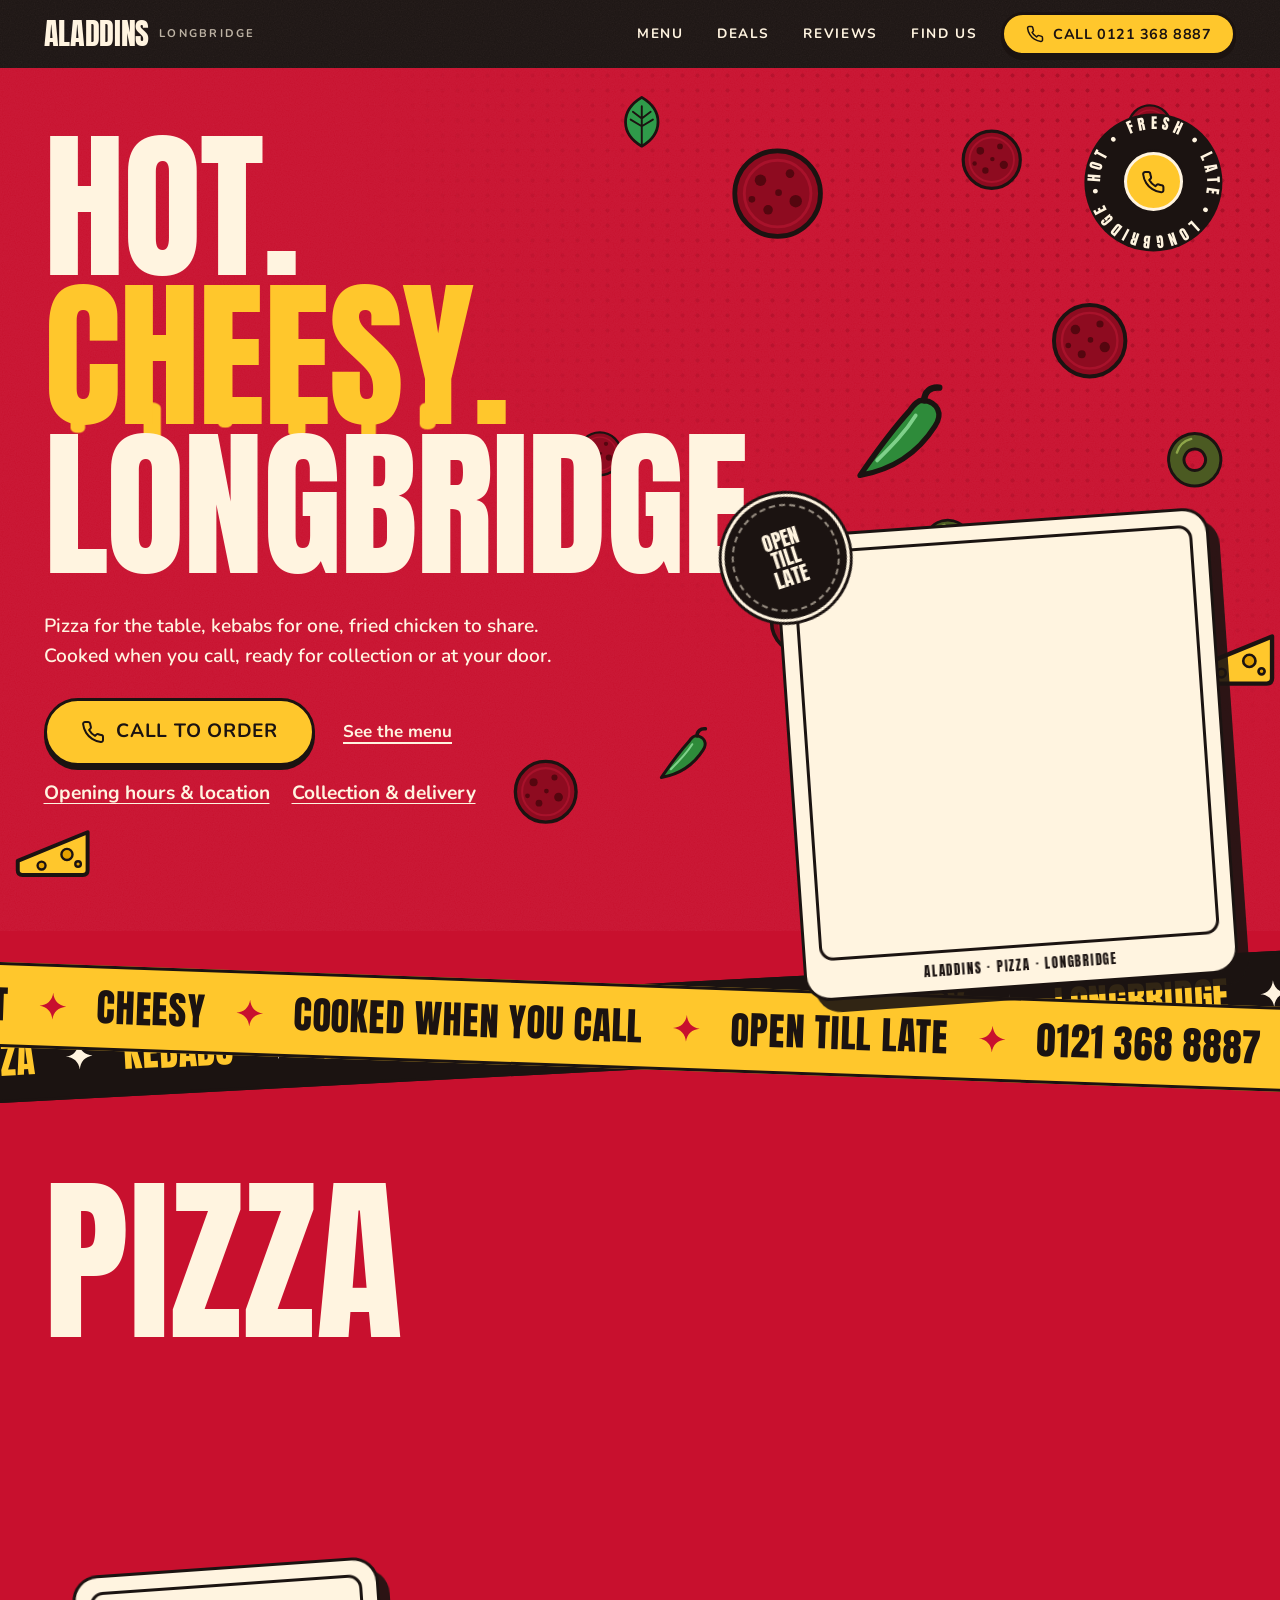
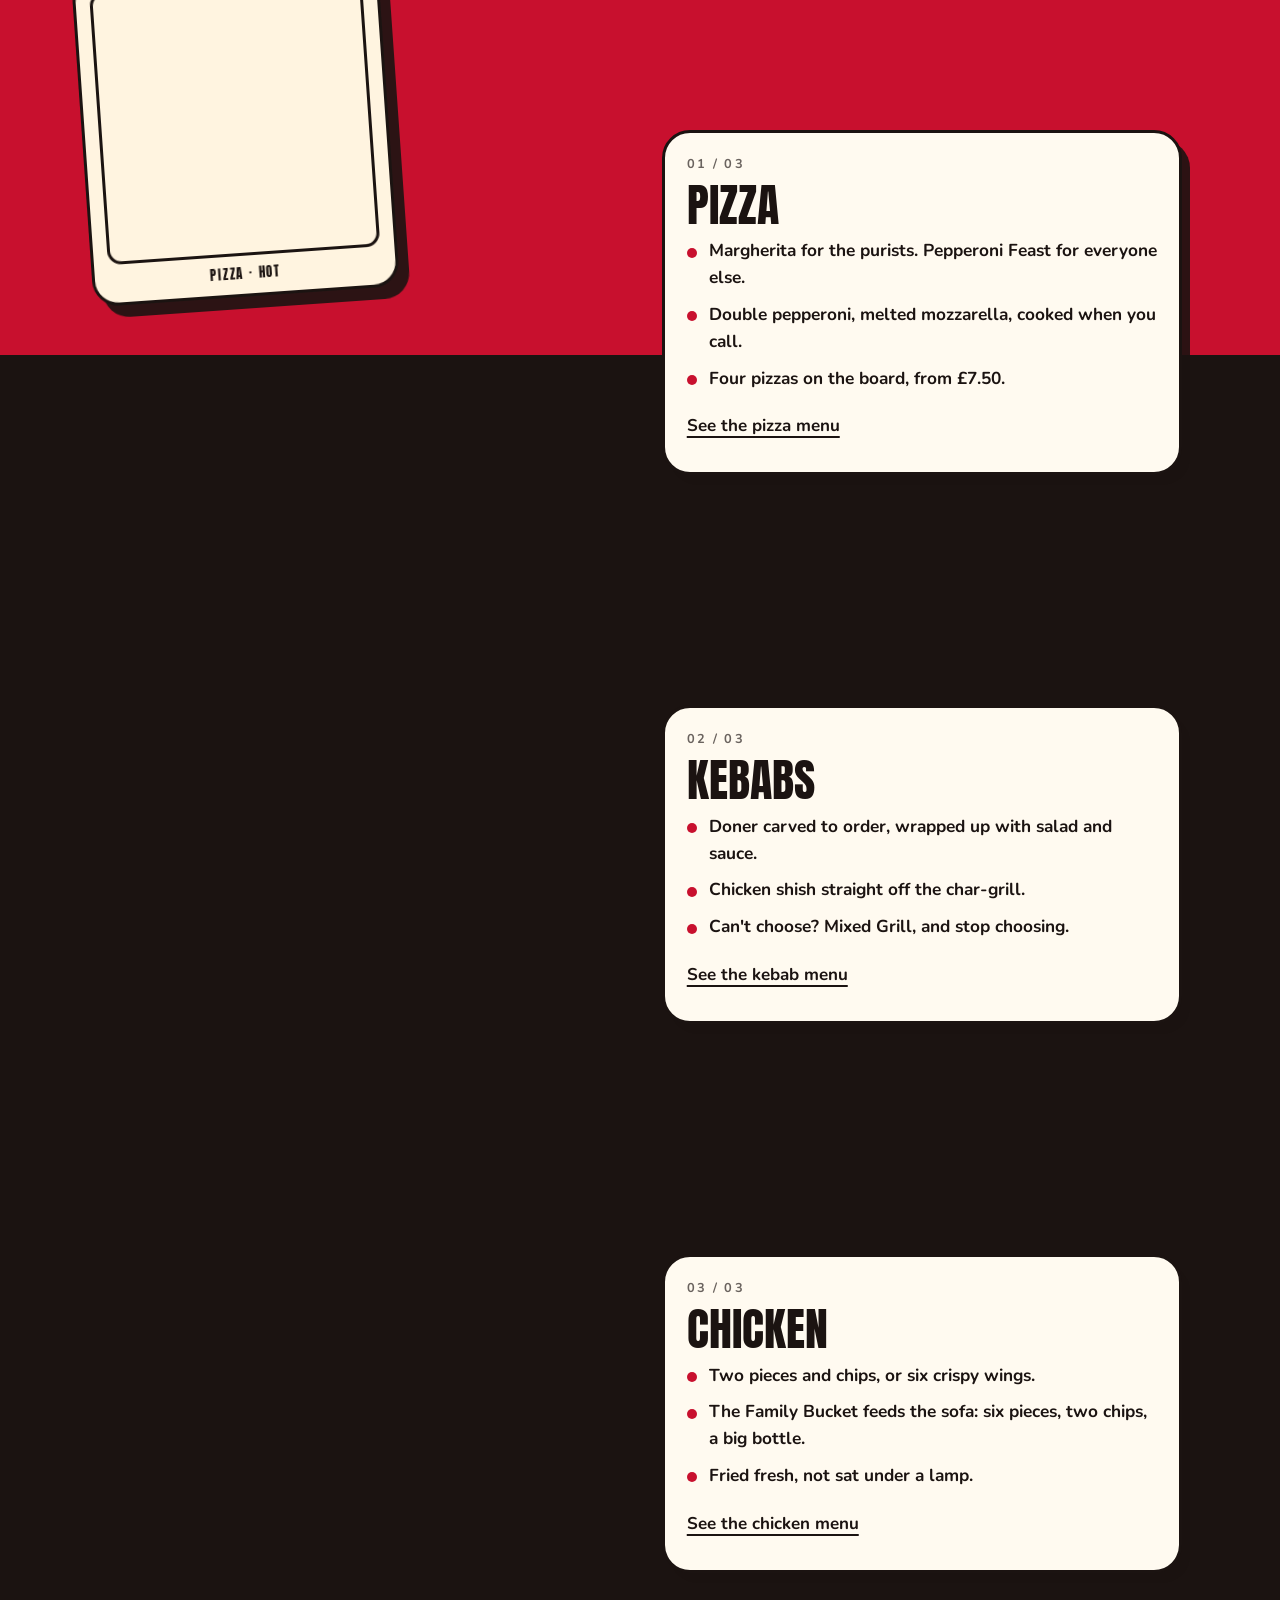
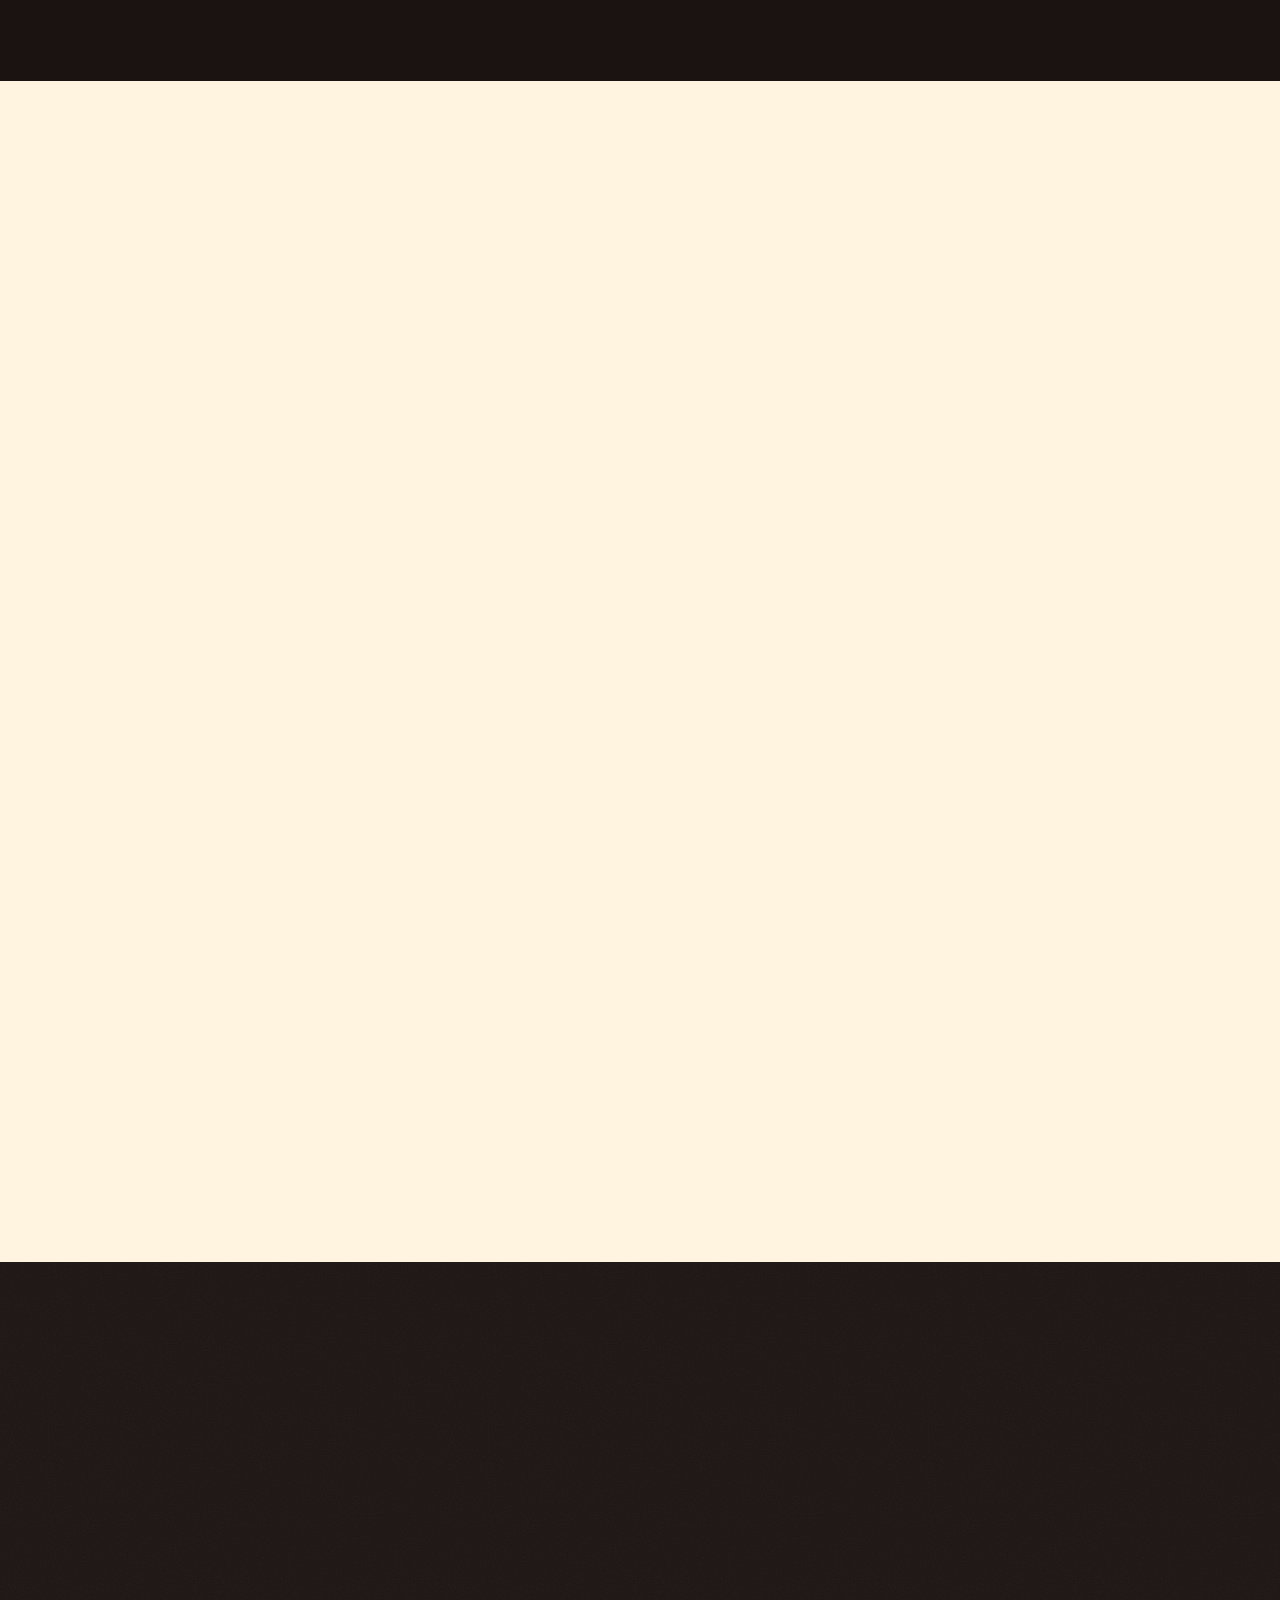
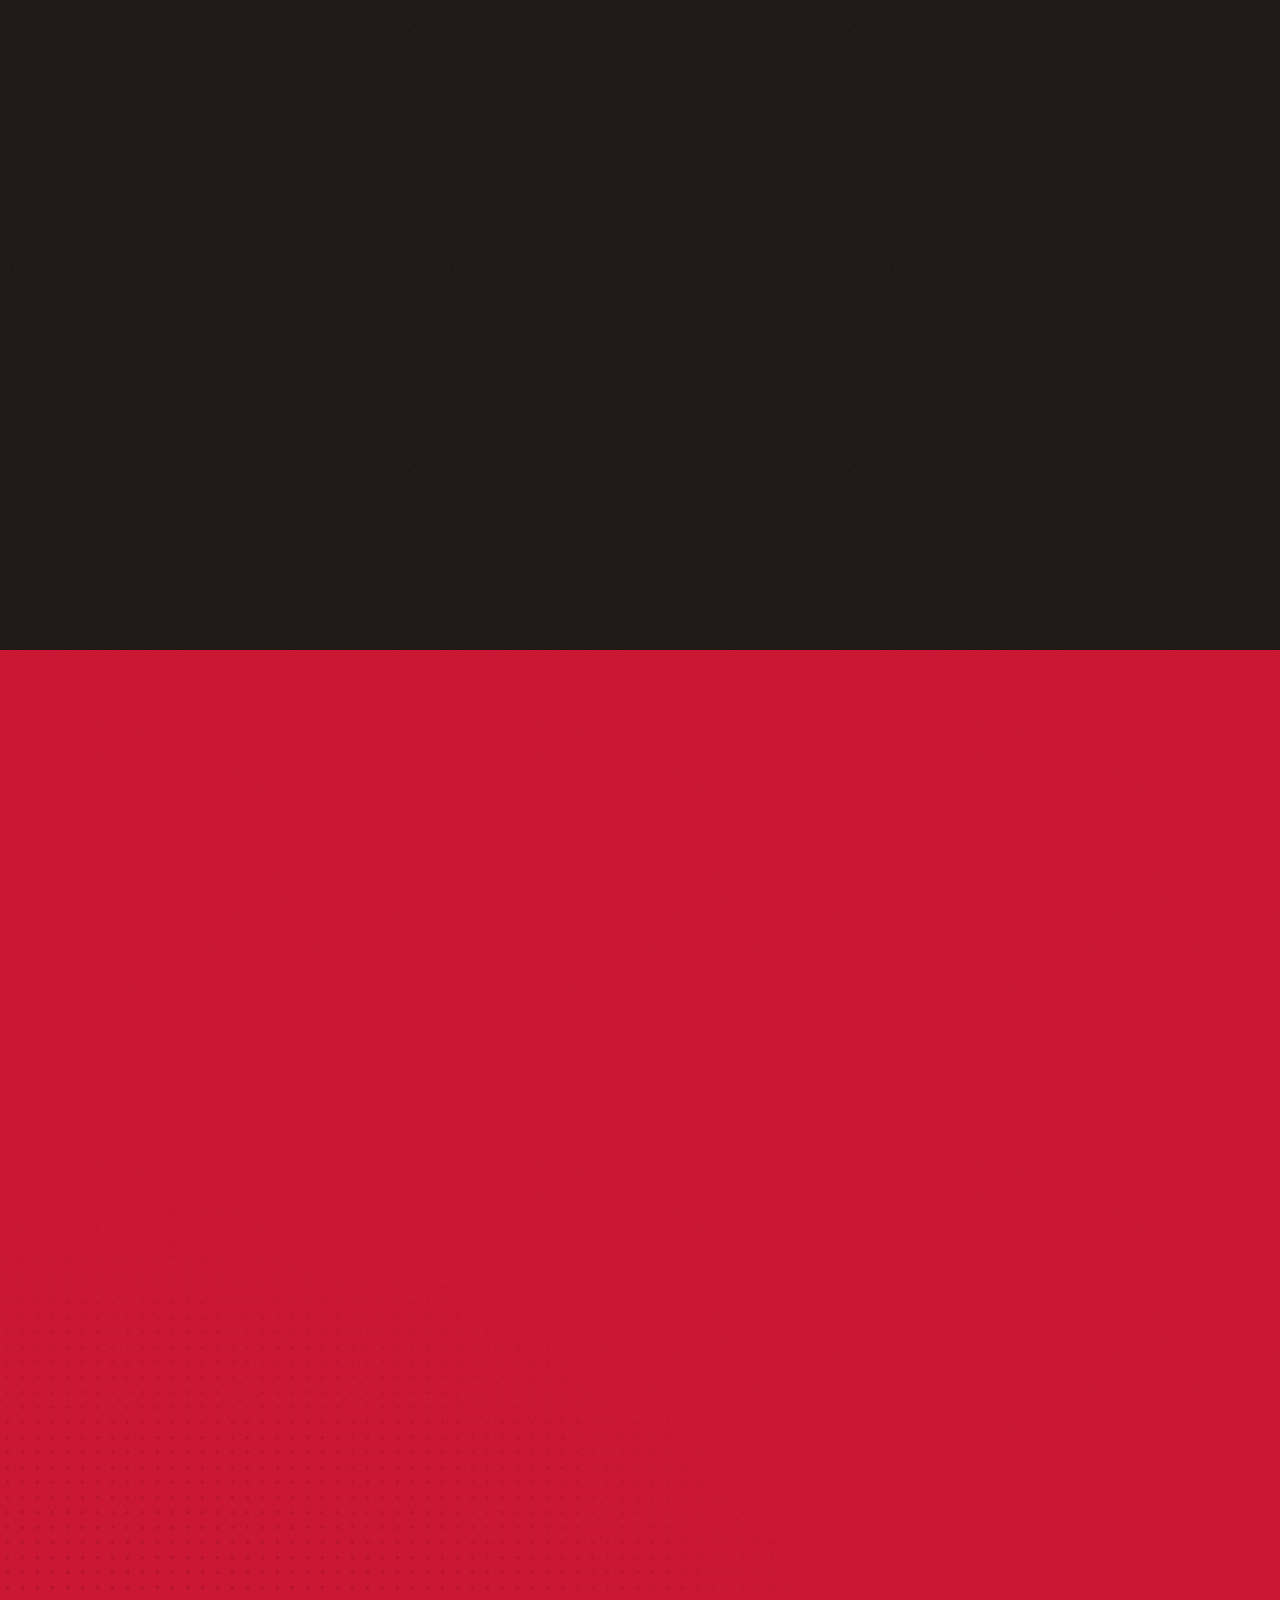
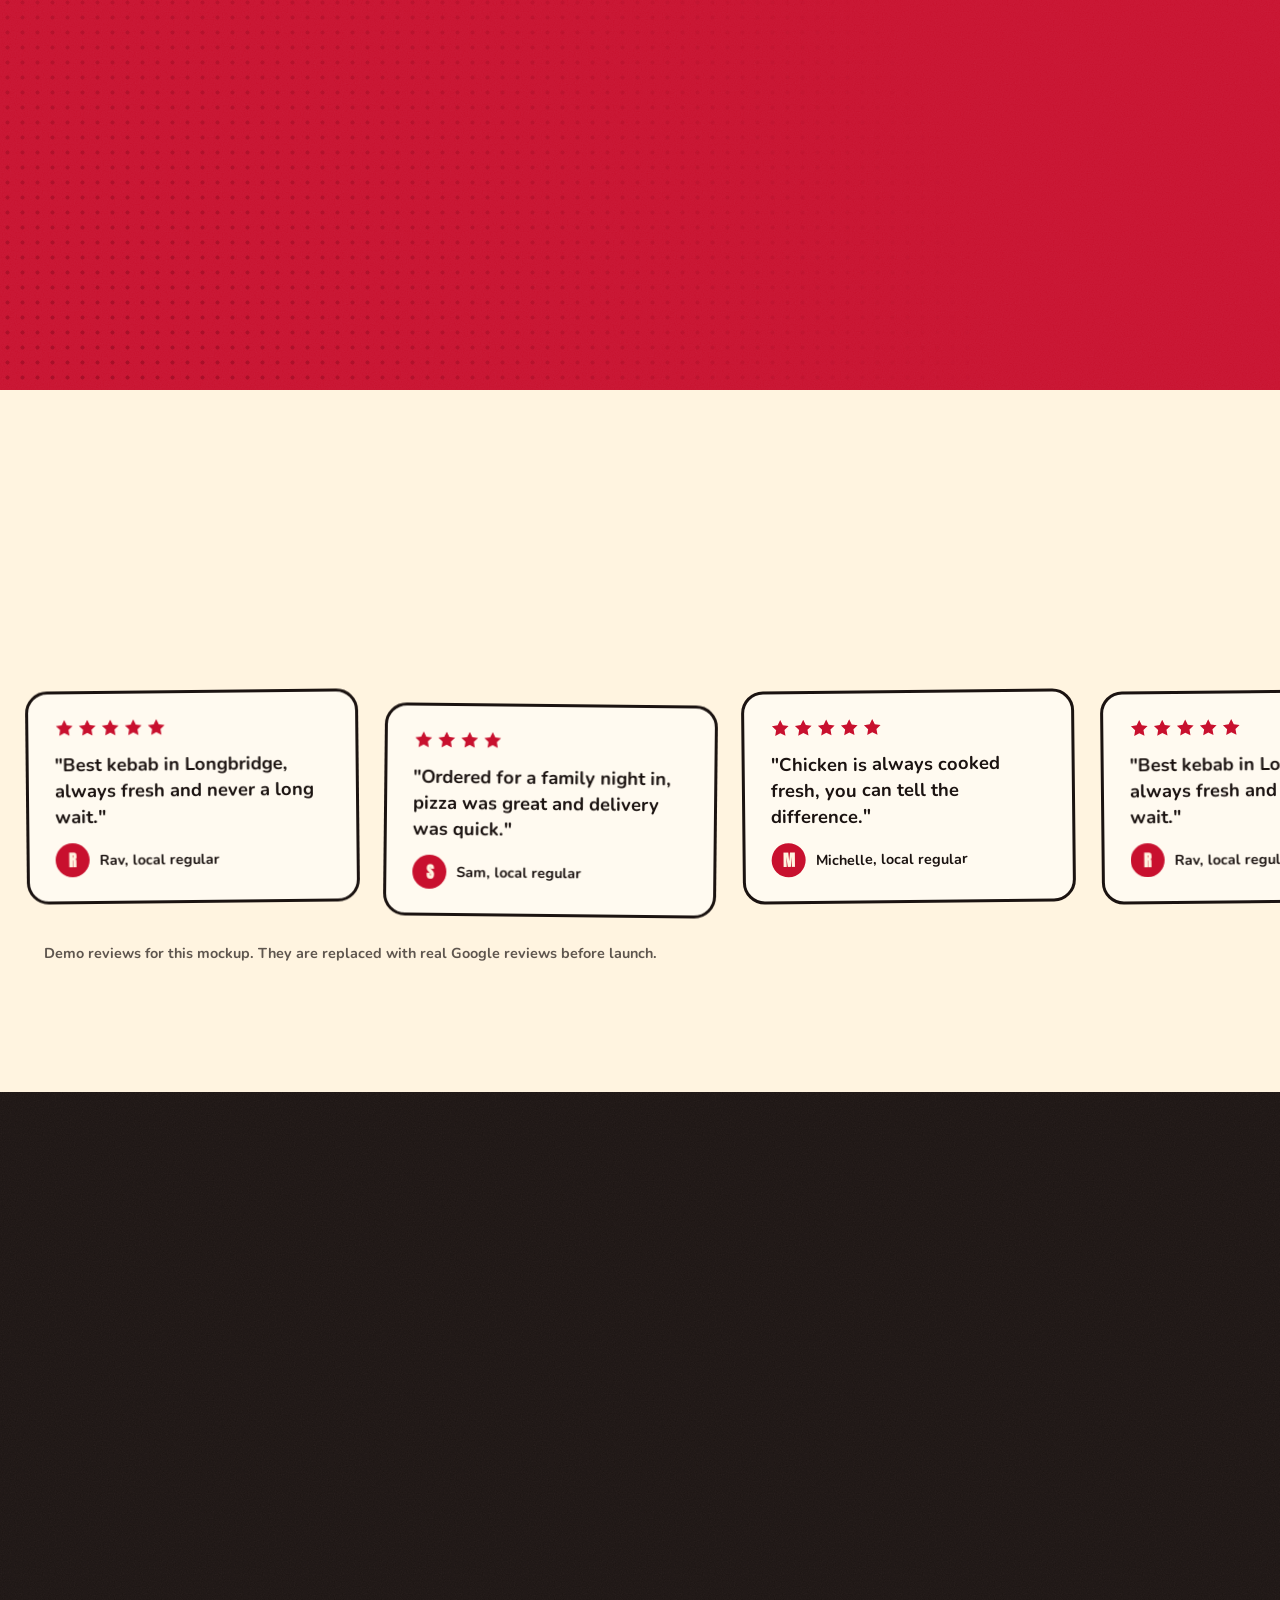
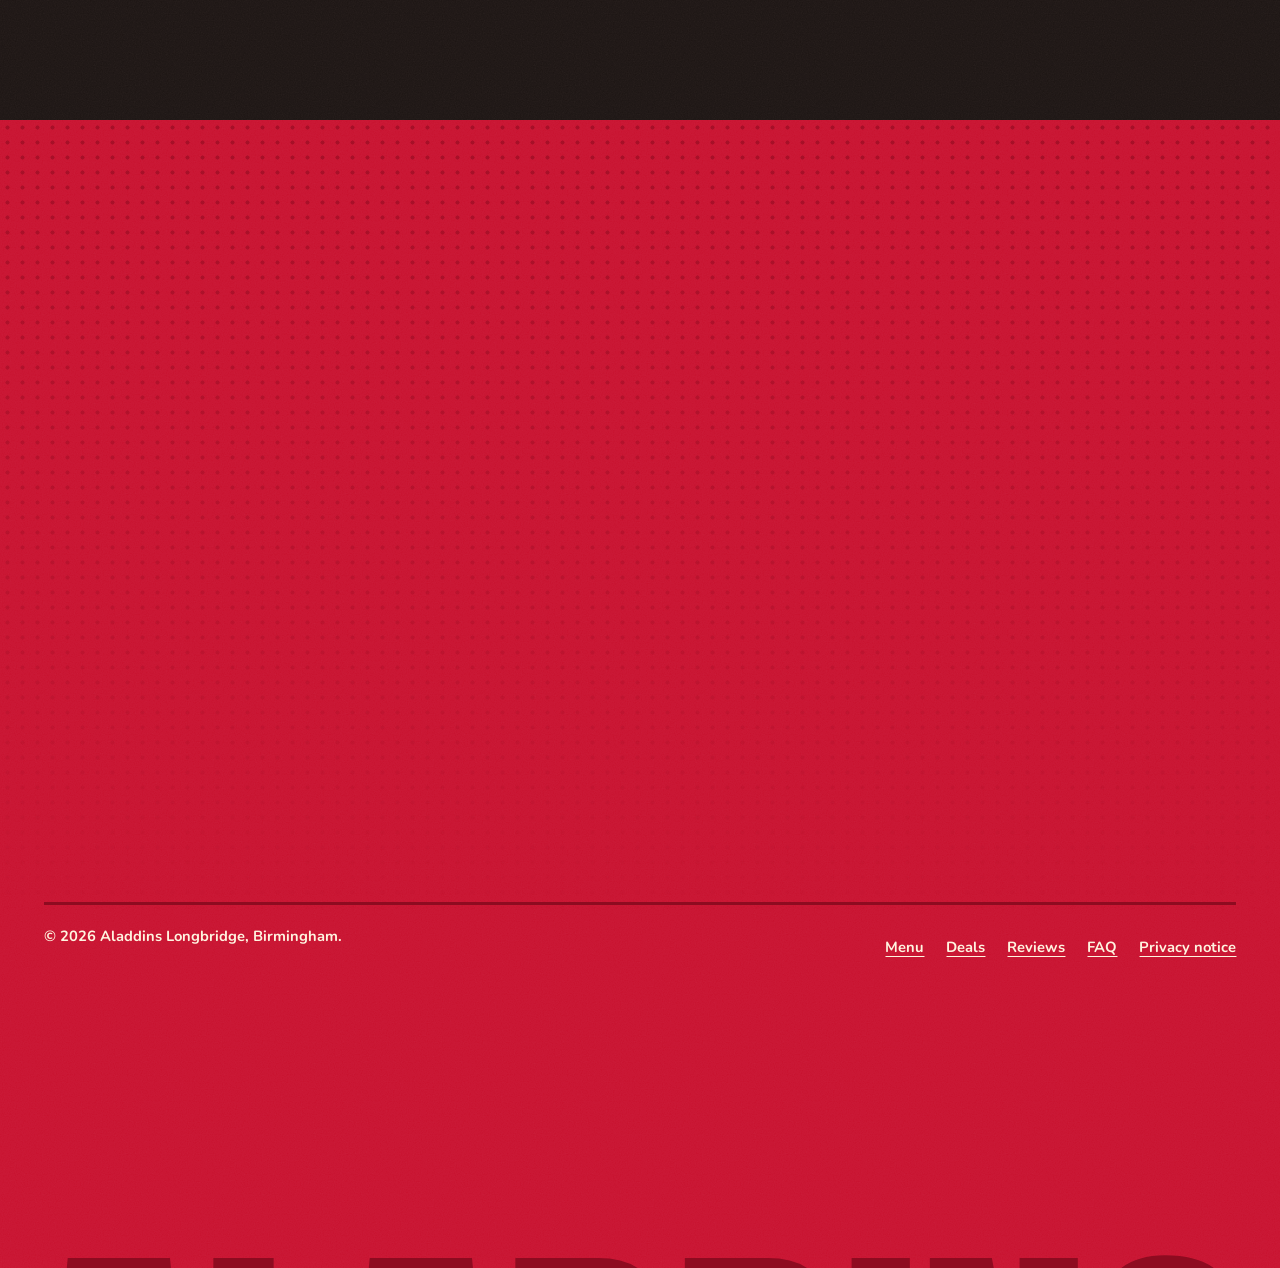
<file: index.html>
<!DOCTYPE html>
<html lang="en-GB">
<head>
<meta charset="UTF-8" />
<meta name="viewport" content="width=device-width, initial-scale=1" />
<meta http-equiv="Content-Security-Policy" content="default-src 'self'; script-src 'self' 'sha256-gAIMlo4uHwea7LDSu/hGhLXHg8Iu/WQoVQvXGVLwabA=' 'sha256-/x7W7R75k8Roq0WaVRQX9blP4OufE5xbAdzklGxsgpw=' 'sha256-xpe0VsNgTc5jZRvJ6Ra7HiXed2K6BYXTQxx1/QmAa3E=' 'sha256-tXQWntnXIKH897vQaRlORICfCV/6kflE0xOYm9FgVQM=' 'sha256-gER23cqa7/Z0LrnVsQ2Elh0P6f3QmlRnLZv3jzYajVI='; style-src 'self' 'sha256-IYghbae5ELObaomO/BPKi3UbrwEa9ultrVrZObAgQog='; img-src 'self' data:; font-src 'self'; frame-src https://maps.google.com https://www.google.com; connect-src 'self'; form-action 'self'; base-uri 'self'; object-src 'none'; upgrade-insecure-requests" />
<meta name="referrer" content="strict-origin-when-cross-origin" />
<script>if (window.top !== window.self) { try { window.top.location.replace(window.self.location.href); } catch (e) { document.documentElement.hidden = true; } }</script>
<script>document.documentElement.classList.add('js');</script>
<title>Aladdins Longbridge | Pizza, Kebab &amp; Chicken, Birmingham</title>
<meta name="description" content="Pizza, kebab and fried chicken takeaway in Longbridge, Birmingham. Call Aladdins on 0121 368 8887 to order for collection or delivery." />
<link rel="canonical" href="https://desolatemartial553.github.io/aladdins-longbridge/" />
<meta name="theme-color" content="#C8102E" />
<link rel="icon" href="data:image/svg+xml,%3Csvg xmlns='http://www.w3.org/2000/svg' viewBox='0 0 64 64'%3E%3Crect width='64' height='64' rx='14' fill='%23C8102E'/%3E%3Ctext x='32' y='49' font-size='46' font-weight='800' font-family='Impact,Arial,sans-serif' text-anchor='middle' fill='%23FFC72C'%3EA%3C/text%3E%3C/svg%3E" />
<meta property="og:type" content="website" />
<meta property="og:site_name" content="Aladdins Longbridge" />
<meta property="og:title" content="Aladdins Longbridge | Pizza, Kebab &amp; Chicken, Birmingham" />
<meta property="og:description" content="Pizza, kebab and fried chicken takeaway in Longbridge, Birmingham. Call Aladdins on 0121 368 8887 to order for collection or delivery." />
<meta property="og:url" content="https://desolatemartial553.github.io/aladdins-longbridge/" />
<meta property="og:image" content="https://desolatemartial553.github.io/aladdins-longbridge/images/5017837-w1200-df3717.jpg" />
<meta property="og:image:alt" content="Pepperoni pizza and fried chicken" />
<meta property="og:locale" content="en_GB" />
<meta name="twitter:card" content="summary_large_image" />
<meta name="twitter:title" content="Aladdins Longbridge | Pizza, Kebab &amp; Chicken, Birmingham" />
<meta name="twitter:description" content="Pizza, kebab and fried chicken takeaway in Longbridge, Birmingham. Call Aladdins on 0121 368 8887 to order for collection or delivery." />
<meta name="twitter:image" content="https://desolatemartial553.github.io/aladdins-longbridge/images/5017837-w1200-df3717.jpg" />
<script type="application/ld+json">
{
  "@context": "https://schema.org",
  "@type": "Restaurant",
  "name": "Aladdins Longbridge",
  "url": "https://desolatemartial553.github.io/aladdins-longbridge/",
  "image": "https://desolatemartial553.github.io/aladdins-longbridge/images/5017837-w1200-df3717.jpg",
  "telephone": "+441213688887",
  "servesCuisine": [
    "Pizza",
    "Kebab",
    "Fried chicken"
  ],
  "address": {
    "@type": "PostalAddress",
    "addressLocality": "Longbridge, Birmingham",
    "addressRegion": "West Midlands",
    "addressCountry": "GB"
  },
  "areaServed": {
    "@type": "City",
    "name": "Birmingham"
  }
}
</script>
<link rel="preload" as="font" type="font/woff2" href="fonts/anton-latin.woff2" crossorigin />
<link rel="stylesheet" href="fonts/fonts.css" />
<style>
  :root{
    --red:#C8102E; --red-deep:#8E0B20; --mustard:#FFC72C; --cream:#FFF4E0; --paper:#FFFAF0;
    --char:#1B1311; --char-2:#2A1E1A; --chilli:#2E7D32;
    --display:'Anton','Impact','Arial Narrow',sans-serif;
    --text:'Nunito',system-ui,sans-serif;
    --mono:'Courier New',ui-monospace,monospace;
    --header-h:68px;
    --pad:clamp(20px,3.4vw,56px);
    --sec:clamp(64px,10vw,140px);
    --ease:cubic-bezier(.2,.8,.2,1);
    --grain:url("data:image/svg+xml,%3Csvg xmlns='http://www.w3.org/2000/svg' width='220' height='220'%3E%3Cfilter id='n'%3E%3CfeTurbulence type='fractalNoise' baseFrequency='.85' numOctaves='2' stitchTiles='stitch'/%3E%3CfeColorMatrix values='0 0 0 0 1 0 0 0 0 1 0 0 0 0 1 0 0 0 .9 0'/%3E%3C/filter%3E%3Crect width='100%25' height='100%25' filter='url(%23n)'/%3E%3C/svg%3E");
  }
  *{box-sizing:border-box; margin:0; padding:0;}
  html{scroll-behavior:auto;}
  body{font-family:var(--text); font-size:17px; line-height:1.55; background:var(--cream); color:var(--char); overflow-x:clip; -webkit-font-smoothing:antialiased;}
  img{display:block; max-width:100%; height:auto;}
  a{color:inherit;}
  ul,ol{list-style:none;}
  .wrap{max-width:1560px; margin:0 auto; padding:0 var(--pad);}
  .sprite{position:absolute; width:0; height:0; overflow:hidden;}
  .ico{width:1.25em; height:1.25em; flex:none; fill:none; stroke:currentColor; stroke-width:2; stroke-linecap:round; stroke-linejoin:round;}
  .ico--fill{fill:currentColor; stroke:none;}
  .sr-only{position:absolute; width:1px; height:1px; margin:-1px; padding:0; overflow:hidden; clip:rect(0 0 0 0); white-space:nowrap; border:0;}
  .skip-link{position:absolute; left:12px; top:-100px; z-index:100; background:#fff; color:var(--char); font-weight:800; padding:12px 20px; border-radius:8px; text-decoration:none;}
  .skip-link:focus{top:12px;}
  a:focus-visible,button:focus-visible,summary:focus-visible{outline:3px solid var(--mustard); outline-offset:3px;}
  .on-light a:focus-visible,.on-light button:focus-visible{outline-color:var(--char);}
  [tabindex="-1"]:focus{outline:none;}
  section[id],footer[id],#delivery{scroll-margin-top:calc(var(--header-h) + 12px);}

  /* texture: grain on red + charcoal fields */
  .grain{position:relative; isolation:isolate;}
  .grain::before{content:""; position:absolute; inset:0; z-index:-1; background:var(--grain); opacity:.06; pointer-events:none; mix-blend-mode:screen;}

  .halftone::after{content:""; position:absolute; inset:0; z-index:-1; pointer-events:none; background:radial-gradient(circle,rgba(142,11,32,.6) 0 1.8px,transparent 2.3px) 0 0/15px 15px; -webkit-mask-image:radial-gradient(ellipse 80% 90% at 88% 12%,#000,transparent 75%); mask-image:radial-gradient(ellipse 80% 90% at 88% 12%,#000,transparent 75%);}
  .order.halftone::after{-webkit-mask-image:radial-gradient(ellipse 90% 80% at 10% 100%,#000,transparent 75%); mask-image:radial-gradient(ellipse 90% 80% at 10% 100%,#000,transparent 75%);}
  footer.halftone::after{-webkit-mask-image:linear-gradient(#000,transparent 70%); mask-image:linear-gradient(#000,transparent 70%);}

  /* type */
  .display{font-family:var(--display); font-weight:400; text-transform:uppercase; letter-spacing:-.01em; line-height:.9;}
  h2.display{font-size:clamp(2.4rem,6vw,5rem);}
  .lede{max-width:62ch; font-size:clamp(1.0625rem,1.4vw,1.1875rem);}

  /* buttons: mustard is the only CTA colour */
  .btn{display:inline-flex; align-items:center; justify-content:center; gap:.6em; min-height:48px; padding:12px 26px; border-radius:999px; font-family:var(--text); font-weight:900; font-size:1rem; letter-spacing:.04em; text-transform:uppercase; text-decoration:none; border:3px solid var(--char); cursor:pointer; background:var(--mustard); color:var(--char); box-shadow:0 4px 0 var(--char); transition:transform 120ms var(--ease), box-shadow 120ms var(--ease);}
  .btn:hover{transform:translateY(-2px); box-shadow:0 6px 0 var(--char);}
  .btn:active{transform:translateY(3px) scale(.97); box-shadow:0 1px 0 var(--char);}
  .btn--lg{font-size:clamp(1.05rem,1.5vw,1.25rem); padding:16px 34px; min-height:60px;}
  .btn--ghost{background:transparent; color:var(--cream); border-color:var(--cream); box-shadow:none;}
  .btn--ghost:hover{background:rgba(255,244,224,.12); box-shadow:none;}
  .btn--ghost:active{box-shadow:none;}
  .btn .ico{animation:ring 8s ease-in-out 3s infinite; transform-origin:50% 50%;}
  @keyframes ring{0%,86%,100%{transform:rotate(0)} 88%{transform:rotate(-16deg)} 90%{transform:rotate(14deg)} 92%{transform:rotate(-10deg)} 94%{transform:rotate(8deg)} 96%{transform:rotate(-3deg)}}
  .textlink{font-weight:800; text-decoration:underline; text-decoration-thickness:2px; text-underline-offset:5px; display:inline-flex; align-items:center; min-height:44px;}
  .textlink:hover{text-decoration-color:var(--mustard);}

  /* header */
  header.site{position:sticky; top:0; z-index:50; background:var(--char); color:var(--cream); transition:box-shadow .3s;}
  header.site.scrolled{box-shadow:0 8px 24px rgba(0,0,0,.45);}
  .header__inner{display:flex; align-items:center; gap:24px; min-height:var(--header-h); position:relative;}
  .brand{font-size:1.9rem; text-decoration:none; display:inline-flex; align-items:baseline; gap:10px; min-height:44px; align-items:center; margin-right:auto;}
  .brand small{font-family:var(--text); font-size:.7rem; font-weight:900; letter-spacing:.2em; color:var(--cream); opacity:.7;}
  .nav ul{display:flex; gap:clamp(18px,2.6vw,40px);}
  .nav a{position:relative; text-decoration:none; font-weight:900; font-size:.85rem; letter-spacing:.12em; text-transform:uppercase; display:inline-flex; align-items:center; min-height:44px;}
  .nav a::after{content:""; position:absolute; left:0; right:0; bottom:8px; height:3px; background:var(--cream); transform:scaleX(0); transform-origin:left; transition:transform 200ms var(--ease);}
  .nav a:hover::after{transform:scaleX(1);}
  .header__cta{min-height:44px; padding:8px 22px; font-size:.9rem;}
  .burger{display:none; flex-direction:column; align-items:center; justify-content:center; gap:6px; background:none; border:0; cursor:pointer; min-width:48px; min-height:48px; color:var(--cream);}
  .burger span{width:26px; height:3px; background:currentColor; border-radius:2px; transition:transform 200ms var(--ease), opacity 200ms;}
  .burger[aria-expanded="true"] span:nth-child(1){transform:translateY(9px) rotate(45deg);}
  .burger[aria-expanded="true"] span:nth-child(2){opacity:0;}
  .burger[aria-expanded="true"] span:nth-child(3){transform:translateY(-9px) rotate(-45deg);}
  .mobile-menu{display:none; position:absolute; top:100%; left:0; right:0; background:var(--char); border-top:2px solid var(--char-2); flex-direction:column; padding:8px var(--pad) 20px;}
  .mobile-menu.open{display:flex;}
  .mobile-menu a{display:flex; align-items:center; min-height:56px; text-decoration:none; font-family:var(--display); font-size:2rem; text-transform:uppercase; border-bottom:2px solid var(--char-2);}

  /* hero */
  .hero{position:relative; z-index:3; background:var(--red); color:var(--cream); padding:clamp(36px,5vw,76px) 0 clamp(72px,9vw,140px);}
  .hero__title{font-size:clamp(4rem,min(13vw,18vh),12rem); line-height:.92; position:relative; z-index:2;}
  .hero__title .ln{display:block;}
  .hero__title .ln--y{color:var(--mustard);}
  .hero__copy{margin-top:clamp(20px,2.6vw,36px); max-width:520px; position:relative; z-index:2;}
  .hero__copy p{font-size:clamp(1.05rem,1.5vw,1.25rem); font-weight:600;}
  .hero__actions{margin-top:26px; display:flex; flex-wrap:wrap; align-items:center; gap:14px 28px;}
  .hero__links{margin-top:6px; display:flex; flex-wrap:wrap; gap:0 22px; font-size:.95rem;}
  .hero__links a{display:inline-flex; align-items:center; min-height:44px; font-weight:700; text-underline-offset:4px;}
  .hero .textlink{color:var(--cream);}
  .lid{position:absolute; right:calc(var(--pad) + 1vw); bottom:calc(-1 * clamp(40px,4.5vw,64px)); width:clamp(300px,min(34vw,62vh),540px); z-index:4; transform:rotate(-4deg); margin:0;}
  .lid__box{background:var(--cream); border:3px solid var(--char); border-radius:26px; padding:14px 14px 10px; box-shadow:10px 12px 0 rgba(27,19,17,.9);}
  .lid__box img{width:100%; aspect-ratio:1/1.02; object-fit:cover; object-position:34% 50%; border-radius:14px; border:3px solid var(--char);}
  .lid__box .cap{display:block; font-family:var(--display); text-transform:uppercase; text-align:center; letter-spacing:.14em; font-size:.8rem; padding-top:8px; color:var(--char);}
  .lid__box figcaption{font-family:var(--display); text-transform:uppercase; text-align:center; letter-spacing:.14em; font-size:.8rem; padding-top:8px; color:var(--char);}
  .sticker{position:absolute; left:-12%; top:-9%; width:clamp(104px,10vw,148px); aspect-ratio:1; border-radius:50%; background:var(--char); color:var(--cream); display:grid; place-items:center; text-align:center; font-family:var(--display); text-transform:uppercase; font-size:clamp(1.15rem,1.6vw,1.65rem); line-height:.95; transform:rotate(-14deg); border:3px solid var(--cream); box-shadow:0 0 0 3px var(--char); z-index:5; transition:transform 300ms var(--ease);}
  .sticker::before{content:""; position:absolute; inset:7px; border:2px dashed rgba(255,244,224,.55); border-radius:50%;}
  .lid:hover .sticker{transform:rotate(-4deg) scale(1.06);}
  @supports (animation-timeline: scroll()){
    .lid{animation:tilt linear both; animation-timeline:scroll(root); animation-range:0 90vh;}
    @keyframes tilt{from{transform:rotate(-6deg)} to{transform:rotate(-2deg)}}
  }
  .hero__bg{position:absolute; inset:0; overflow:hidden; z-index:0; pointer-events:none;}
  .ig{position:absolute; width:calc(clamp(44px,6.2vw,100px) * var(--k,1)); aspect-ratio:1; will-change:transform;}
  .ig svg{display:block; width:100%; height:100%; animation:drift var(--d,9s) ease-in-out infinite;}
  .ig use{pointer-events:none;}
  @keyframes drift{0%,100%{transform:translate3d(0,0,0) rotate(var(--r,0deg))} 50%{transform:translate3d(var(--dx,10px),var(--dy,-14px),0) rotate(calc(var(--r,0deg) + 9deg))}}
  .js .ig{animation:igpop 650ms cubic-bezier(.34,1.56,.64,1) var(--w,300ms) backwards;}
  @keyframes igpop{from{scale:0; opacity:0}}
  .ig:nth-child(1){left:57%;top:9%;--k:1.2;--r:12deg;--d:9s;--w:300ms}
  .ig:nth-child(2){left:66%;top:36%;--k:1.35;--r:-20deg;--d:11s;--dx:-12px;--w:335ms}
  .ig:nth-child(3){left:75%;top:7%;--k:.8;--r:30deg;--d:8s;--w:370ms}
  .ig:nth-child(4){left:91%;top:42%;--k:.75;--r:0deg;--d:10s;--w:405ms}
  .ig:nth-child(5){left:82%;top:27%;--k:1;--r:-8deg;--d:12s;--dy:12px;--w:440ms}
  .ig:nth-child(6){left:48%;top:3%;--k:.7;--r:40deg;--d:7.5s;--w:475ms}
  .ig:nth-child(7){left:60%;top:60%;--k:.9;--r:25deg;--d:10s;--w:510ms}
  .ig:nth-child(8){left:93%;top:63%;--k:1.1;--r:-35deg;--d:13s;--w:545ms}
  .ig:nth-child(9){left:40%;top:80%;--k:.85;--r:5deg;--d:9.5s;--w:580ms}
  .ig:nth-child(10){left:51%;top:76%;--k:.75;--r:50deg;--d:8.5s;--w:615ms}
  .ig:nth-child(11){left:72%;top:52%;--k:.65;--r:-15deg;--d:11s;--w:650ms}
  .ig:nth-child(12){left:1%;top:86%;--k:1;--r:15deg;--d:12s;--w:685ms}
  .ig:nth-child(13){left:45%;top:42%;--k:.6;--r:-25deg;--d:9s;--w:720ms}
  .ig:nth-child(14){left:88%;top:4%;--k:.6;--r:20deg;--d:10s;--w:755ms}
  .badge{position:absolute; z-index:5; right:calc(var(--pad) + 1vw); top:clamp(24px,3.4vw,52px); width:clamp(104px,11vw,168px); aspect-ratio:1; border-radius:50%; display:grid; place-items:center; color:var(--cream); text-decoration:none;}
  .badge__ring{position:absolute; inset:0; width:100%; height:100%; animation:spin 20s linear infinite;}
  .badge__ring circle{fill:var(--char);}
  .badge__ring text{font-family:var(--display); font-size:21px; letter-spacing:.03em; fill:var(--cream); text-transform:uppercase;}
  .badge__core{position:relative; width:42%; aspect-ratio:1; border-radius:50%; background:var(--mustard); color:var(--char); border:3px solid var(--cream); display:grid; place-items:center; box-shadow:0 0 0 3px var(--char); transition:transform 240ms cubic-bezier(.34,1.56,.64,1);}
  .badge__core .ico{width:46%; height:46%; animation:none;}
  .badge:hover .badge__core{transform:scale(1.12) rotate(-8deg);}
  @keyframes spin{to{transform:rotate(360deg)}}
  .trail{position:absolute; inset:0; overflow:hidden; pointer-events:none; z-index:3;}
  .trail img{position:absolute; left:0; top:0; width:118px; height:148px; object-fit:cover; border:3px solid var(--char); border-radius:14px; opacity:0; box-shadow:4px 5px 0 rgba(27,19,17,.85);}
  .hero__title .ln{position:relative;}
  .hero__title{--cw:1;}
  .kin{display:block;}
  .kin > span{display:inline-block;}
  .js .hero__title .ln > .kin{animation:none;}
  .js .kin > span{animation:drop 720ms cubic-bezier(.34,1.56,.64,1) both;}
  .js .kin > span:nth-child(1){animation-delay:120ms;}
  .js .kin > span:nth-child(2){animation-delay:200ms;}
  .js .kin > span:nth-child(3){animation-delay:280ms;}
  .js .kin > span:nth-child(4){animation-delay:360ms;}
  @keyframes drop{from{opacity:0; transform:translateY(-1.1em) rotate(-9deg)} 40%{opacity:1} to{opacity:1; transform:none}}
  .hero__title .ln > .cheesy{width:max-content; position:relative;}
  .drip{position:absolute; z-index:-1; left:0; top:83%; width:100%; height:.27em; overflow:visible; pointer-events:none;}
  .drip rect{fill:var(--mustard); transform-box:fill-box; transform-origin:50% 0;}
  .js .drip rect{animation:dripin 1200ms cubic-bezier(.3,1.35,.5,1) var(--w,900ms) both, wobble 5.5s ease-in-out var(--q,3.4s) infinite;}
  .drip rect:nth-child(2){--w:1000ms;--q:4.1s}.drip rect:nth-child(3){--w:1100ms;--q:4.8s}.drip rect:nth-child(4){--w:1200ms;--q:3.7s}.drip rect:nth-child(5){--w:1300ms;--q:5.2s}.drip rect:nth-child(6){--w:1400ms;--q:4.4s}
  @keyframes dripin{from{transform:scaleY(0)} to{transform:scaleY(1)}}
  @keyframes wobble{0%,22%,100%{transform:scaleY(1)} 8%{transform:scaleY(1.16)} 15%{transform:scaleY(.95)}}
  .hero.off *,.reviews.off *,.cross.off *{animation-play-state:paused !important;}
  .js .hero__title .ln > span{display:block; animation:rise 600ms var(--ease) both;}
  .js .hero__title .ln:nth-child(2) > span{animation-delay:80ms;}
  .js .hero__title .ln:nth-child(3) > span{animation-delay:160ms;}
  .js .hero__copy,.js .lid__box{animation:rise 700ms var(--ease) 260ms both;}
  @keyframes rise{from{opacity:0; transform:translateY(46px)} to{opacity:1; transform:none}}

  /* marquees */
  .marquee{position:relative; z-index:1; display:flex; overflow:hidden; background:var(--char); color:var(--mustard); padding:clamp(14px,1.6vw,22px) 0; border-block:3px solid var(--char);}
  .mq-group{display:flex; flex:none; align-items:center; animation:mq 30s linear infinite;}
  .mq-group > li{display:flex; align-items:center; font-family:var(--display); text-transform:uppercase; font-size:clamp(1.5rem,3vw,2.6rem); letter-spacing:.02em; line-height:1; white-space:nowrap; padding-left:clamp(20px,2.4vw,36px);}
  .mq-group .ico{width:.7em; height:.7em; margin-left:clamp(20px,2.4vw,36px); color:var(--cream);}
  @keyframes mq{to{transform:translateX(-100%)}}
  .cross{position:relative; z-index:1; height:clamp(170px,15vw,225px); overflow:hidden; background:var(--red); isolation:isolate;}
  .cross .marquee{position:absolute; left:-6%; width:112%; top:50%; border-block:3px solid var(--char);}
  .cross .marquee--a{transform:translateY(-50%) rotate(-3deg); z-index:1;}
  .cross .marquee--b{transform:translateY(-50%) rotate(2deg); z-index:2; background:var(--mustard); color:var(--char);}
  .cross .marquee--b .mq-group{animation-direction:reverse; animation-duration:36s;}
  .cross .marquee--b .mq-group .ico{color:var(--red);}
  .marquee:hover .mq-group{animation-play-state:paused;}

  /* notched container */
  .notch{position:relative; border:3px solid var(--char); border-radius:28px;}
  .notch__tab{position:absolute; top:-3px; right:-3px; background:var(--notch-bg,var(--cream)); border-left:3px solid var(--char); border-bottom:3px solid var(--char); border-bottom-left-radius:28px; padding:12px 14px 16px 26px; display:flex; align-items:center; gap:12px; z-index:2;}

  /* menu board */
  .menu{background:var(--cream); padding:var(--sec) 0 calc(var(--sec) * .8); --notch-bg:var(--cream);}
  .menu__head{display:flex; flex-wrap:wrap; justify-content:space-between; align-items:end; gap:16px 40px; margin-bottom:clamp(28px,4vw,56px);}
  .menu__head p{max-width:46ch;}
  .board{background:var(--paper); padding:clamp(22px,3.6vw,52px); padding-top:clamp(28px,4vw,56px);}
  .board__call{min-height:44px; padding:8px 20px; font-size:.85rem;}
  .tabs{display:none; gap:12px; margin-bottom:clamp(24px,3vw,40px); max-width:calc(100% - 270px);}
  .js .tabs{display:flex; flex-wrap:wrap;}
  .tabs{position:relative;}
  .tabs__pill{display:none; position:absolute; left:0; top:0; width:0; height:0; border-radius:999px; background:var(--char); z-index:0; pointer-events:none;}
  .js .tabs__pill{display:block;}
  .tabs__pill.ready{transition:transform 360ms cubic-bezier(.34,1.3,.5,1), width 360ms cubic-bezier(.34,1.3,.5,1);}
  .tab{position:relative; z-index:1; font-family:var(--display); font-size:1.25rem; text-transform:uppercase; letter-spacing:.04em; min-height:48px; padding:6px 24px; border-radius:999px; border:3px solid var(--char); background:transparent; color:var(--char); cursor:pointer; white-space:nowrap; scroll-snap-align:start; transition:background 160ms, color 160ms, transform 120ms var(--ease);}
  .tab:hover{background:rgba(27,19,17,.08);}
  .tab:active{transform:scale(.97);}
  .tab[aria-selected="true"]{background:var(--char); color:var(--cream);}
  .js .tab[aria-selected="true"]{background:transparent;}
  .panel{display:grid; grid-template-columns:minmax(0,300px) minmax(0,1fr); gap:clamp(28px,4vw,56px); align-items:start; margin-bottom:clamp(28px,4vw,48px);}
  .js .panel{margin-bottom:0;}
  .panel--wide{grid-template-columns:minmax(0,1fr);}
  .js .panel[hidden]{display:none;}
  .panel.swap{animation:swap 200ms var(--ease) both;}
  @keyframes swap{from{opacity:0; transform:translateY(8px)} to{opacity:1; transform:none}}
  .panel__h{font-size:clamp(1.8rem,3vw,2.6rem); margin-bottom:12px; grid-column:1/-1;}
  .js .panel__h{display:none;}
  .panel__photo{border:3px solid var(--char); border-radius:20px; overflow:hidden; transform:rotate(-2deg); background:var(--char); margin:6px 0 0;}
  .panel__photo img{width:100%; aspect-ratio:4/5; object-fit:cover;}
  .panel__photo--land img{aspect-ratio:4/3;}
  .menu-list{display:grid; grid-template-columns:repeat(auto-fit,minmax(min(100%,300px),1fr)); gap:6px clamp(24px,4vw,56px);}
  .menu-list li{padding:14px 14px 16px; border-radius:16px; background:linear-gradient(var(--mustard),var(--mustard)) no-repeat left center/0% 100%; transition:background-size 360ms var(--ease), transform 200ms var(--ease), box-shadow 200ms;}
  .menu-list li:focus-within{background-size:100% 100%;}
  @media (hover:hover) and (pointer:fine){.menu-list li:hover{background-size:100% 100%; transform:translateY(-4px); box-shadow:0 8px 0 -2px rgba(27,19,17,.9);}}
  .js .board.in .it__price{animation:stamp 460ms cubic-bezier(.2,.9,.3,1) 120ms both;}
  .js .board.in li:nth-child(2) .it__price{animation-delay:200ms;}
  .js .board.in li:nth-child(3) .it__price{animation-delay:280ms;}
  .js .board.in li:nth-child(4) .it__price{animation-delay:360ms;}
  @keyframes stamp{from{opacity:0; transform:scale(2.3) rotate(-14deg)} 55%{opacity:1; transform:scale(.88) rotate(2deg)} to{opacity:1; transform:none}}
  .it{display:flex; align-items:flex-end; gap:12px;}
  .it__name{font-family:var(--display); font-size:clamp(1.35rem,2vw,1.75rem); text-transform:uppercase; letter-spacing:.02em; line-height:1.05;}
  .it__lead{flex:1; min-width:16px; border-bottom:3px dotted var(--char); opacity:.45; margin-bottom:.38em;}
  .it__price{font-family:var(--display); font-size:1.35rem; line-height:1; color:var(--mustard); background:var(--char); border-radius:10px; padding:5px 11px 4px; letter-spacing:.02em;}
  .menu-list small{display:block; margin-top:4px; font-size:.95rem; font-weight:600; opacity:.75; max-width:42ch;}
  .menu-note{margin-top:clamp(24px,3vw,36px); padding-top:20px; border-top:3px dashed rgba(27,19,17,.3); font-weight:700;}
  .menu-note a{font-weight:900;}
  .facts{display:grid; grid-template-columns:repeat(auto-fit,minmax(min(100%,260px),1fr)); gap:20px; margin-top:clamp(28px,4vw,48px);}
  .fact{border:3px dashed var(--char); border-radius:20px; padding:22px 24px;}
  .fact h3{font-family:var(--display); text-transform:uppercase; font-size:1.5rem; font-weight:400; margin-bottom:8px; letter-spacing:.01em;}
  .fact p + p{margin-top:10px;}
  .fact a{font-weight:800; text-underline-offset:4px;}
  .fact--wide{grid-column:1/-1;}
  @media(min-width:1000px){.fact--wide{grid-column:auto;}}

  /* story: one kitchen, three cravings */
  .story{background:var(--red); color:var(--cream); padding:var(--sec) 0; position:relative;}
  .story__pin{display:none;}
  .story__intro{margin-bottom:clamp(24px,4vw,40px);}
  .story__intro p{margin-top:14px; font-weight:700; max-width:44ch;}
  .craving{background:var(--paper); color:var(--char); border:3px solid var(--char); border-radius:28px; overflow:hidden; margin-bottom:28px; box-shadow:8px 10px 0 rgba(27,19,17,.9);}
  .craving__word{display:block; font-family:var(--display); text-transform:uppercase; font-size:clamp(4.5rem,22vw,9rem); line-height:.95; padding:14px 20px 8px; background:var(--red-deep); color:var(--cream); border-bottom:3px solid var(--char);}
  .craving:nth-of-type(2) .craving__word{background:var(--char-2);color:var(--mustard);}
  .craving:nth-of-type(3) .craving__word{background:var(--mustard);color:var(--char);}
  .craving__photo{margin:0; border-bottom:3px solid var(--char);}
  .craving__photo img{width:100%; aspect-ratio:16/10; object-fit:cover;}
  .craving__body{padding:22px 22px 24px;}
  .craving h3{font-family:var(--display); font-weight:400; text-transform:uppercase; font-size:clamp(2rem,3.6vw,3.2rem); line-height:.95; margin-bottom:12px;}
  .craving .n{font-weight:900; font-size:.8rem; letter-spacing:.18em; opacity:.65; display:block; margin-bottom:8px;}
  .craving ul{display:grid; gap:10px; margin-bottom:12px; font-weight:700; font-size:1.08rem;}
  .craving ul li{padding-left:22px; position:relative;}
  .craving ul li::before{content:""; position:absolute; left:0; top:.55em; width:10px; height:10px; border-radius:50%; background:var(--red);}
  .craving a.textlink{font-weight:900;}
  @media (min-width:821px) and (prefers-reduced-motion:no-preference){
    .js .story{padding:0; background:var(--char);}
    .js .story__pin{display:block; position:sticky; top:var(--header-h); height:calc(100vh - var(--header-h)); height:calc(100svh - var(--header-h)); margin-bottom:calc(var(--header-h) - 100vh); margin-bottom:calc(var(--header-h) - 100svh); overflow:hidden; z-index:1;}
    .sbg{position:absolute; inset:0; opacity:0; transition:opacity 520ms cubic-bezier(.4,0,.2,1);}
    .sbg--0{background:var(--red); opacity:1;}
    .sbg--1{background:var(--char);}
    .sbg--2{background:var(--mustard);}
    .story[data-active="1"] .sbg--1,.story[data-active="2"] .sbg--1,.story[data-active="2"] .sbg--2{opacity:1;}
    .pin__in{position:relative; height:100%;}
    .sw{position:absolute; left:var(--pad); top:7%; font-family:var(--display); text-transform:uppercase; font-size:clamp(6rem,14vw,15rem); line-height:.9; opacity:0; transform:translateY(60%) rotate(4deg); transition:opacity 480ms var(--ease), transform 640ms var(--ease); white-space:nowrap;}
    .sw.on{opacity:1; transform:none;}
    .sw.past{transform:translateY(-60%) rotate(-4deg);}
    .sw--0{color:var(--cream);} .sw--1{color:var(--mustard);} .sw--2{color:var(--char);}
    .sphoto{position:absolute; left:calc(var(--pad) + 3vw); bottom:7%; width:clamp(220px,min(24vw,46vh),360px); margin:0; opacity:0; transform:translateX(70%) rotate(10deg); transition:opacity 480ms var(--ease), transform 700ms var(--ease);}
    .sphoto.on{opacity:1; transform:rotate(-4deg);}
    .sphoto.past{transform:translateX(-70%) rotate(-12deg);}
    .sphoto .lid__box img{aspect-ratio:1/1; object-position:center;}
    .story__flow{position:relative; z-index:2; display:grid; grid-template-columns:minmax(0,1fr) minmax(0,1fr); gap:0 var(--pad);}
    .story__col{grid-column:2;}
    .story__intro{margin:0; min-height:calc(75vh - var(--header-h)); display:flex; flex-direction:column; justify-content:center; padding-top:var(--sec);}
    .craving{min-height:0; margin:0 0 calc(50vh - 220px); max-width:520px; transition:transform 500ms var(--ease);}
    .craving + .craving{}
    .craving:last-child{margin-bottom:12vh;}
    .craving__word,.craving__photo{display:none;}
    .story__intro{color:var(--cream);}
  }

  /* deals: receipts */
  .deals{background:var(--char); color:var(--cream); padding:var(--sec) 0;}
  .deals__head{max-width:900px; margin-bottom:clamp(36px,5vw,72px);}
  .deals__head p{margin-top:16px; opacity:.85;}
  .printer{position:relative;}
  .slot{display:none;}
  .js .slot{display:block; position:relative; z-index:3; height:46px; margin-bottom:-22px; border-radius:16px; background:#0c0706; border:3px solid rgba(255,244,224,.3); box-shadow:inset 0 -10px 12px rgba(0,0,0,.6);}
  .js .slot::after{content:""; position:absolute; left:4%; right:4%; bottom:5px; height:8px; border-radius:6px; background:#000; box-shadow:0 1px 0 rgba(255,244,224,.25);}
  .js .receipts{padding-top:34px; clip-path:inset(0 -60px -70px -60px);}
  .js .receipts .receipt{translate:0 -110%; opacity:0;}
  .js .receipts.printed .receipt{animation:print 1150ms linear both;}
  .js .receipts.printed .receipt:nth-child(2){animation-delay:380ms;}
  .js .receipts.printed .receipt:nth-child(3){animation-delay:760ms;}
  @keyframes print{0%{translate:0 -110%; opacity:1; animation-timing-function:cubic-bezier(.2,.7,.3,1)} 35%{translate:2px -62%; animation-timing-function:ease-out} 55%{translate:-2px -34%; animation-timing-function:ease-out} 78%{translate:1px -9%; animation-timing-function:cubic-bezier(.2,.8,.2,1)} 100%{translate:0 0; opacity:1}}
  .receipts{display:grid; grid-template-columns:repeat(auto-fit,minmax(min(100%,280px),1fr)); gap:clamp(32px,4vw,56px); align-items:start; padding-bottom:20px;}
  .receipt{position:relative; background:var(--paper); color:var(--char); font-family:var(--mono); padding:30px 26px 22px; margin-bottom:12px; transition:transform 260ms var(--ease);}
  .receipt:nth-child(1){transform:rotate(-1.6deg);}
  .receipt:nth-child(2){transform:rotate(1.2deg) translateY(18px);}
  .receipt:nth-child(3){transform:rotate(-.8deg);}
  @media (hover:hover) and (pointer:fine){.receipt:hover{transform:rotate(0) translateY(-8px);}}
  .receipt::before,.receipt::after{content:""; position:absolute; left:0; right:0; height:12px; background:url("data:image/svg+xml,%3Csvg xmlns='http://www.w3.org/2000/svg' width='18' height='12'%3E%3Cpath d='M0 0L9 12L18 0Z' fill='%23FFFAF0'/%3E%3C/svg%3E") repeat-x;}
  .receipt::after{bottom:-11px;}
  .receipt::before{top:-11px; transform:scaleY(-1);}
  .r-store{font-weight:700; text-align:center; letter-spacing:.14em; font-size:.95rem;}
  .r-meta{text-align:center; font-size:.8rem; letter-spacing:.1em; margin-top:2px; opacity:.7;}
  .r-title{font-family:var(--display); text-transform:uppercase; text-align:center; font-size:2.1rem; line-height:1; margin:18px 0 16px; letter-spacing:.01em;}
  .r-lines{border-block:2px dashed var(--char); padding:14px 0; margin-bottom:14px;}
  .r-lines li{display:flex; justify-content:space-between; gap:12px; font-size:.95rem; padding:3px 0; text-transform:uppercase;}
  .r-total{display:flex; justify-content:space-between; align-items:center; gap:10px; background:var(--char); color:var(--mustard); padding:10px 16px 8px; border-radius:6px;}
  .r-total span{font-weight:700; letter-spacing:.14em; font-size:.9rem; color:var(--cream);}
  .r-total strong{font-family:var(--display); font-weight:400; font-size:clamp(2.4rem,3.4vw,3.2rem); line-height:1;}
  .r-foot{text-align:center; font-size:.85rem; margin-top:16px; text-transform:uppercase; letter-spacing:.06em;}
  .r-foot a{font-weight:700; text-underline-offset:3px; display:inline-flex; align-items:center; min-height:44px;}
  .r-bar{height:38px; margin-top:6px; background:repeating-linear-gradient(90deg,var(--char) 0 2px,transparent 2px 5px,var(--char) 5px 6px,transparent 6px 10px,var(--char) 10px 14px,transparent 14px 16px);}

  /* how to order */
  .order{background:var(--red); color:var(--cream); padding:var(--sec) 0; --notch-bg:var(--red);}
  .order__head{display:flex; flex-wrap:wrap; justify-content:space-between; align-items:end; gap:16px 40px;}
  .order__head p{max-width:50ch; font-weight:600;}
  .steps{display:grid; grid-template-columns:repeat(3,minmax(0,1fr)); gap:clamp(20px,3vw,48px); margin:clamp(28px,4vw,56px) 0 clamp(48px,7vw,96px);}
  .step{position:relative;}
  .step__num{display:block; height:clamp(7.5rem,15vw,14.5rem); width:auto; aspect-ratio:.72; overflow:visible; user-select:none;}
  .step__num text{font-family:var(--display); font-size:150px; fill:none; stroke:var(--cream); stroke-width:3.5; stroke-linejoin:round;}
  .js .step__num text{stroke-dasharray:900; stroke-dashoffset:900;}
  .js .steps.in .step__num text{animation:draw 1500ms cubic-bezier(.65,0,.35,1) both;}
  .js .steps.in .step:nth-child(2) .step__num text{animation-delay:260ms;}
  .js .steps.in .step:nth-child(3) .step__num text{animation-delay:520ms;}
  @keyframes draw{from{stroke-dashoffset:900} to{stroke-dashoffset:0}}
  .step h3{font-family:var(--display); font-weight:400; text-transform:uppercase; font-size:clamp(2rem,3.4vw,3.2rem); line-height:.95; margin-top:clamp(.2rem,.6vw,.6rem); position:relative;}
  .step p{margin-top:12px; max-width:34ch; font-weight:600;}
  .order__split{display:grid; grid-template-columns:minmax(0,1.05fr) minmax(0,1fr); gap:clamp(28px,4vw,64px); align-items:start;}
  .kitchen{background:var(--cream); color:var(--char); padding:clamp(22px,3vw,40px); padding-top:clamp(56px,6vw,72px); display:grid; grid-template-columns:minmax(0,210px) minmax(0,1fr); gap:clamp(20px,3vw,36px); align-items:center;}
  .kitchen .notch__tab{font-family:var(--display); text-transform:uppercase; letter-spacing:.06em; font-size:1.05rem; padding:10px 14px 14px 24px;}
  .kitchen img{width:100%; aspect-ratio:3/4; object-fit:cover; border-radius:16px; border:3px solid var(--char); transform:rotate(-2deg);}
  .kitchen blockquote{font-size:clamp(1.2rem,1.9vw,1.6rem); font-weight:800; line-height:1.3;}
  .kitchen .who{margin-top:14px; font-weight:800; font-size:.9rem; letter-spacing:.06em; text-transform:uppercase; opacity:.75;}
  .dinfo{display:grid; gap:20px;}
  .dcard{background:var(--red-deep); border:3px solid var(--char); border-radius:20px; padding:22px 26px;}
  .dcard h3{font-family:var(--display); font-weight:400; text-transform:uppercase; font-size:1.6rem; margin-bottom:8px;}
  .dcard p + p{margin-top:8px;}
  .dcard a{font-weight:800; text-underline-offset:4px;}
  .order__cta{margin-top:8px; display:flex; flex-wrap:wrap; align-items:center; gap:14px 24px;}

  /* reviews */
  .reviews{background:var(--cream); padding:var(--sec) 0; overflow:hidden;}
  .reviews__head{margin-bottom:clamp(28px,4vw,56px);}
  .reviews__head p{margin-top:12px; font-weight:700;}
  .rv-track{display:flex; width:100%; overflow:hidden;}
  .rv-track:hover .mq-group{animation-play-state:paused;}
  .rv-track .mq-group{animation-duration:60s; align-items:stretch; padding:14px 0 18px;}
  .rv-track .mq-group > li.review{font-family:var(--text); text-transform:none; font-size:1rem; letter-spacing:0; line-height:1.55; padding:24px 26px; white-space:normal; align-items:stretch;}
  .rv-track .mq-group .ico{margin-left:0; color:var(--red);}
  .review{flex:none; width:clamp(270px,26vw,380px); margin-left:clamp(18px,2vw,28px); background:var(--paper); border:3px solid var(--char); border-radius:22px; padding:24px 26px; display:flex; flex-direction:column; gap:14px; white-space:normal;}
  .review:nth-child(even){transform:translateY(14px) rotate(.6deg);}
  .review:nth-child(odd){transform:rotate(-.6deg);}
  .stars{display:flex; gap:3px; color:var(--red);}
  .stars .ico{width:20px; height:20px;}
  .review p{font-size:1.15rem; font-weight:700; line-height:1.4;}
  .review .who{margin-top:auto; display:flex; align-items:center; gap:10px; font-weight:800; font-size:.9rem;}
  .avatar{width:34px; height:34px; border-radius:50%; background:var(--red); color:var(--cream); display:grid; place-items:center; font-family:var(--display); font-size:1rem;}
  .demo-note{margin-top:20px; font-size:.9rem; font-weight:700; opacity:.7;}

  /* faq */
  .faq{background:var(--char); color:var(--cream); padding:var(--sec) 0;}
  .faq__grid{display:grid; grid-template-columns:minmax(0,.8fr) minmax(0,1.2fr); gap:clamp(28px,5vw,80px); align-items:start;}
  .faq__intro{position:sticky; top:calc(var(--header-h) + 32px);}
  .faq__intro p{margin-top:16px; opacity:.85; max-width:34ch;}
  .faq details{border-bottom:2px solid rgba(255,244,224,.22);}
  .faq details:first-child{border-top:2px solid rgba(255,244,224,.22);}
  .faq summary{cursor:pointer; list-style:none; display:flex; justify-content:space-between; align-items:center; gap:20px; min-height:72px; padding:14px 0; font-family:var(--display); text-transform:uppercase; font-size:clamp(1.3rem,2.2vw,1.9rem); line-height:1.05; letter-spacing:.01em; transition:color 160ms;}
  .faq summary::-webkit-details-marker{display:none;}
  .faq summary:hover{color:var(--mustard);}
  .faq summary::after{content:""; flex:none; width:34px; height:34px; border-radius:50%; border:3px solid currentColor; background:linear-gradient(currentColor,currentColor) center/14px 3px no-repeat, linear-gradient(currentColor,currentColor) center/3px 14px no-repeat; transition:transform 260ms var(--ease);}
  .faq details[open] summary::after{transform:rotate(135deg);}
  .faq .ans{padding:0 0 22px; max-width:56ch; opacity:.9;}
  .faq details[open] .ans{animation:swap 260ms var(--ease) both;}
  .faq .ans a{font-weight:800; text-underline-offset:4px;}

  /* footer: second homepage */
  footer.site{background:var(--red); color:var(--cream); padding-top:var(--sec); overflow:hidden; --notch-bg:var(--red);}
  .f-top{display:flex; flex-wrap:wrap; align-items:end; justify-content:space-between; gap:24px 48px; margin-bottom:clamp(40px,6vw,80px);}
  .f-top h2{font-size:clamp(2.6rem,8vw,7.5rem); line-height:.88;}
  .f-top h2 a{text-decoration:none; display:block; color:var(--mustard);}
  .f-top h2 a:hover{text-decoration:underline; text-decoration-thickness:.06em; text-underline-offset:.1em;}
  .f-grid{display:grid; grid-template-columns:repeat(4,minmax(0,1fr)); gap:clamp(24px,3vw,44px); align-items:start;}
  .f-col h3{font-family:var(--display); font-weight:400; text-transform:uppercase; font-size:1.5rem; letter-spacing:.02em; margin-bottom:14px; display:flex; align-items:center; gap:10px;}
  .f-col h3 .ico{width:1.1em; height:1.1em;}
  .f-col p,.f-col address{font-style:normal; font-weight:600;}
  .f-col p + p{margin-top:10px;}
  .hours{width:100%; border-collapse:collapse; font-weight:700; font-size:.98rem;}
  .hours th,.hours td{padding:7px 0; border-bottom:2px dashed rgba(255,244,224,.35); text-align:left;}
  .hours td{text-align:right;}
  .hours tr.today th,.hours tr.today td{color:var(--mustard);}
  .hours tr.today th::after{content:" · today"; font-weight:600; color:var(--cream); opacity:.85;}
  .f-col .textlink{color:var(--cream);}
  .map-facade{position:relative; width:100%; min-height:250px; border-radius:20px; border:3px solid var(--char); background:linear-gradient(rgba(255,244,224,.07) 1px,transparent 1px) 0 0/34px 34px,linear-gradient(90deg,rgba(255,244,224,.07) 1px,transparent 1px) 0 0/34px 34px,var(--char-2); overflow:hidden; display:flex; align-items:center; justify-content:center; text-align:center; color:var(--cream);}
  .map-facade__body{padding:22px; display:flex; flex-direction:column; align-items:center; gap:6px;}
  .map-facade__name{font-family:var(--display); text-transform:uppercase; font-size:1.6rem;}
  .map-facade__area{opacity:.8; margin-bottom:10px;}
  .map-facade__btn{min-height:44px; padding:8px 22px; font-size:.85rem;}
  .map-facade__link{font-weight:800; margin-top:8px; text-decoration:underline; text-underline-offset:4px; display:inline-flex; align-items:center; min-height:44px;}
  .map-facade iframe{position:absolute; inset:0; width:100%; height:100%; border:0; filter:invert(90%) hue-rotate(180deg);}
  .map-facade.is-loaded .map-facade__body{position:absolute; left:12px; bottom:12px; z-index:2; padding:0; align-items:flex-start;}
  .map-facade.is-loaded .map-facade__name,.map-facade.is-loaded .map-facade__area,.map-facade.is-loaded .map-facade__btn{display:none;}
  .map-facade.is-loaded .map-facade__link{background:var(--char); padding:4px 18px; border-radius:999px; margin:0;}
  .f-legal{margin-top:clamp(36px,5vw,64px); padding-top:20px; border-top:3px solid var(--red-deep); display:flex; flex-wrap:wrap; justify-content:space-between; gap:4px 28px; font-size:.92rem; font-weight:700;}
  .f-legal nav{display:flex; flex-wrap:wrap; gap:0 22px;}
  .f-legal a{display:inline-flex; align-items:center; min-height:44px; text-underline-offset:4px;}
  .wordmark > span{display:inline-block;}
  .js .wordmark:not(.in) > span{transform:translateY(105%);}
  .js .wordmark.in > span{animation:wmrise 900ms cubic-bezier(.175,.885,.32,1.275) backwards;}
  .wordmark > span:nth-child(2){animation-delay:55ms !important}.wordmark > span:nth-child(3){animation-delay:110ms !important}.wordmark > span:nth-child(4){animation-delay:165ms !important}.wordmark > span:nth-child(5){animation-delay:220ms !important}.wordmark > span:nth-child(6){animation-delay:275ms !important}.wordmark > span:nth-child(7){animation-delay:330ms !important}.wordmark > span:nth-child(8){animation-delay:385ms !important}
  @keyframes wmrise{from{transform:translateY(105%)}}
  @media (hover:hover) and (pointer:fine){.wordmark > span{transition:transform 260ms cubic-bezier(.34,1.56,.64,1);} .wordmark > span:hover{transform:translateY(-5%) rotate(-3deg);}}
  .wordmark{display:block; font-family:var(--display); text-transform:uppercase; color:var(--red-deep); white-space:nowrap; text-align:center; font-size:27.4vw; line-height:.74; letter-spacing:-.01em; margin-top:clamp(8px,2vw,28px); user-select:none; padding-top:.04em;}

  /* dock (mobile sticky bar) */
  .dock{display:none;}

  /* reveal: progressive enhancement, hidden only once JS adds .js */
  .js .rv{opacity:0; transform:translateY(26px); transition:opacity 600ms var(--ease), transform 600ms var(--ease);}
  .js .rv.in{opacity:1; transform:none;}
  .js .rv-s > *{transition-delay:0ms;}
  .js .rv-s > :nth-child(2){transition-delay:90ms;}
  .js .rv-s > :nth-child(3){transition-delay:180ms;}
  .js .rv-s > :nth-child(4){transition-delay:270ms;}

  @media(max-width:1100px){
    .tabs{max-width:calc(100% - 250px);}
    .f-grid{grid-template-columns:repeat(2,minmax(0,1fr));}
    .order__split{grid-template-columns:minmax(0,1fr);}
  }
  @media(max-width:820px){
    :root{--header-h:60px;}
    .nav,.header__cta{display:none;}
    .burger{display:flex; margin-right:-12px;}
    .brand{font-size:1.7rem;}
    /* mobile composition */
    .hero{padding:28px 0 0; margin-bottom:0;}
    .hero__title{font-size:min(19.6vw,6.4rem); line-height:.84;}
    .hero__copy{margin-top:20px;}
    .hero__actions .btn{display:none;}
    .hero__actions{margin-top:4px;}
    .hero__links{display:none;}
    .lid{position:relative; right:auto; bottom:auto; width:min(78vw,340px); margin:34px auto -64px; z-index:4;}
    .sticker{left:-8%; top:-12%;}
    .badge{width:96px; top:18px; right:var(--pad);}
    .ig:not(:nth-child(1)):not(:nth-child(3)):not(:nth-child(6)):not(:nth-child(14)){display:none;}
    .cross{height:210px;}
    .cross .marquee{top:calc(50% + 30px);}
    .menu{padding-top:72px;}
    .menu__head{margin-bottom:24px;}
    .notch__tab{display:none;}
    .tabs{max-width:none; flex-wrap:nowrap !important; overflow-x:auto; scroll-snap-type:x mandatory; margin-inline:calc(-1 * clamp(22px,3.6vw,52px)); padding:2px clamp(22px,3.6vw,52px) 6px; scrollbar-width:none;}
    .tabs::-webkit-scrollbar{display:none;}
    .panel{grid-template-columns:minmax(0,1fr);}
    .panel__photo{transform:rotate(-1.5deg);}
    .panel__photo img,.panel__photo--land img{aspect-ratio:16/10;}
    .receipt:nth-child(n){transform:none; margin-bottom:24px;}
    .receipt:nth-child(odd){transform:rotate(-.8deg);}
    .receipt:nth-child(even){transform:rotate(.8deg);}
    .steps{grid-template-columns:minmax(0,1fr); gap:10px;}
    .step{display:grid; grid-template-columns:auto minmax(0,1fr); column-gap:6px; align-items:center;}
    .step__num{height:7rem; grid-row:1 / span 2;}
    .step h3{margin-top:0; align-self:end;}
    .step p{margin-top:6px; align-self:start;}
    .kitchen{grid-template-columns:minmax(0,1fr); text-align:left; padding-top:28px;}
    .kitchen img{max-width:200px; aspect-ratio:1; transform:rotate(-2deg);}
    .kitchen .notch__tab{display:flex; position:static; border:0; background:none; padding:0; margin-bottom:-10px;}
    .kitchen .notch__tab::before,.kitchen .notch__tab::after{display:none;}
    .faq__grid{grid-template-columns:minmax(0,1fr);}
    .faq__intro{position:static;}
    .f-top{flex-direction:column; align-items:flex-start;}
    .f-grid{grid-template-columns:minmax(0,1fr);}
    footer.site{padding-bottom:84px;}
    .wordmark{font-size:27.4vw;}
    .dock{display:flex; position:fixed; left:0; right:0; bottom:0; z-index:60; gap:10px; padding:10px 14px calc(10px + env(safe-area-inset-bottom)); background:var(--char); border-top:3px solid var(--char-2);}
    .dock .btn{flex:1; min-height:54px; font-size:1.05rem;}
    .dock .dock__menu{flex:none; width:54px; min-height:54px; padding:0; background:transparent; color:var(--cream); border-color:var(--cream); box-shadow:none;}
  }

  @media (prefers-reduced-motion: reduce){
    *,*::before,*::after{animation:none !important; transition:none !important; scroll-behavior:auto !important;}
    .js .rv{opacity:1; transform:none;}
    .js .hero__title .ln > span,.js .hero__copy,.js .lid__box{opacity:1; transform:none;}
    .lid{transform:rotate(-4deg);}
    .rv-track{overflow-x:auto;}
    .mq-clone{display:none;}
    .btn:hover,.menu-list li:hover,.receipt:hover{transform:none;}
    .js .receipts .receipt{translate:none; opacity:1;}
    .js .receipts{clip-path:none;}
    .js .slot{display:none;}
    .js .step__num text{stroke-dashoffset:0;}
    .js .wordmark:not(.in) > span{transform:none;}
    .js .drip rect{transform:none;}
    .js .ig{animation:none;}
    .sphoto,.sbg{display:none;}
  }
</style>
</head>
<body>
<svg class="sprite" aria-hidden="true" focusable="false">
  <symbol id="i-phone" viewBox="0 0 24 24"><path d="M22 16.92v3a2 2 0 0 1-2.18 2 19.79 19.79 0 0 1-8.63-3.07 19.5 19.5 0 0 1-6-6 19.79 19.79 0 0 1-3.07-8.67A2 2 0 0 1 4.11 2h3a2 2 0 0 1 2 1.72 12.84 12.84 0 0 0 .7 2.81 2 2 0 0 1-.45 2.11L8.09 9.91a16 16 0 0 0 6 6l1.27-1.27a2 2 0 0 1 2.11-.45 12.84 12.84 0 0 0 2.81.7A2 2 0 0 1 22 16.92z"/></symbol>
  <symbol id="i-list" viewBox="0 0 24 24"><path d="M8 6h13M8 12h13M8 18h13M3 6h.01M3 12h.01M3 18h.01"/></symbol>
  <symbol id="i-star" viewBox="0 0 24 24"><polygon points="12 2 15.09 8.26 22 9.27 17 14.14 18.18 21.02 12 17.77 5.82 21.02 7 14.14 2 9.27 8.91 8.26"/></symbol>
  <symbol id="i-spark" viewBox="0 0 24 24"><path d="M12 0C12.8 7 17 11.2 24 12C17 12.8 12.8 17 12 24C11.2 17 7 12.8 0 12C7 11.2 11.2 7 12 0Z"/></symbol>
  <symbol id="i-pin" viewBox="0 0 24 24"><path d="M20 10c0 6-8 12-8 12s-8-6-8-12a8 8 0 0 1 16 0z"/><circle cx="12" cy="10" r="3"/></symbol>
  <symbol id="i-clock" viewBox="0 0 24 24"><circle cx="12" cy="12" r="10"/><polyline points="12 6 12 12 16 14"/></symbol>
  <symbol id="i-bike" viewBox="0 0 24 24"><circle cx="5.5" cy="17.5" r="3.5"/><circle cx="18.5" cy="17.5" r="3.5"/><path d="M15 6a1 1 0 1 0 0-2 1 1 0 0 0 0 2zM12 17.5V14l-3-3 4-3 2 3h2"/></symbol>
  <symbol id="g-pep" viewBox="0 0 100 100"><circle cx="50" cy="50" r="45" fill="#8E0B20" stroke="#1B1311" stroke-width="5"/><circle cx="50" cy="50" r="35" fill="none" stroke="#A8122B" stroke-width="3"/><circle cx="32" cy="36" r="6" fill="#55060F"/><circle cx="63" cy="29" r="4.5" fill="#55060F"/><circle cx="69" cy="58" r="6.5" fill="#55060F"/><circle cx="40" cy="67" r="5" fill="#55060F"/><circle cx="51" cy="49" r="3.5" fill="#55060F"/><circle cx="23" cy="56" r="3.5" fill="#55060F"/></symbol>
  <symbol id="g-chilli" viewBox="0 0 100 100"><path d="M74 20C86 22 92 32 84 44C70 66 48 84 14 90C28 70 40 52 60 30C64 24 68 19 74 20Z" fill="#2E8B3A" stroke="#1B1311" stroke-width="5" stroke-linejoin="round"/><path d="M74 20C74 12 80 7 88 8" fill="none" stroke="#1B1311" stroke-width="6" stroke-linecap="round"/><path d="M66 34C56 50 44 62 30 76" fill="none" stroke="#7FD18A" stroke-width="3.5" stroke-linecap="round"/></symbol>
  <symbol id="g-basil" viewBox="0 0 100 100"><path d="M50 94C12 72 10 30 50 6C90 30 88 72 50 94Z" fill="#2F9B4A" stroke="#1B1311" stroke-width="5" stroke-linejoin="round"/><path d="M50 92V22M50 44L34 32M50 58L30 46M50 44L66 32M50 58L70 46" fill="none" stroke="#1B1311" stroke-width="3.5" stroke-linecap="round"/></symbol>
  <symbol id="g-olive" viewBox="0 0 100 100"><path fill-rule="evenodd" d="M50 6A44 44 0 1 1 49.9 6ZM50 32A18 18 0 1 0 50.1 32Z" fill="#4B5A22" stroke="#1B1311" stroke-width="5" stroke-linejoin="round"/><path d="M20 38A34 34 0 0 1 44 15" fill="none" stroke="#8FA64A" stroke-width="4" stroke-linecap="round"/></symbol>
  <symbol id="g-cheese" viewBox="0 0 100 100"><path d="M6 64L94 28V76Q94 82 88 82H12Q6 82 6 76Z" fill="#FFC72C" stroke="#1B1311" stroke-width="5" stroke-linejoin="round"/><circle cx="68" cy="56" r="7" fill="#E5A200" stroke="#1B1311" stroke-width="3"/><circle cx="36" cy="70" r="5" fill="#E5A200" stroke="#1B1311" stroke-width="3"/><circle cx="82" cy="68" r="3.5" fill="#E5A200" stroke="#1B1311" stroke-width="3"/></symbol>
</svg>
<a class="skip-link" href="#main">Skip to content</a>

<header class="site grain" id="siteHeader">
  <div class="wrap header__inner">
    <a class="brand display" href="#top" aria-label="Aladdins Longbridge, back to top">Aladdins <small>Longbridge</small></a>
    <nav class="nav" aria-label="Main">
      <ul>
        <li><a href="#menu">Menu</a></li>
        <li><a href="#deals">Deals</a></li>
        <li><a href="#reviews">Reviews</a></li>
        <li><a href="#contact">Find us</a></li>
      </ul>
    </nav>
    <a class="btn header__cta" href="tel:+441213688887"><svg class="ico" aria-hidden="true"><use href="#i-phone"/></svg>Call 0121 368 8887</a>
    <button class="burger" id="burgerBtn" type="button" aria-label="Menu" aria-expanded="false" aria-controls="mobileMenu"><span aria-hidden="true"></span><span aria-hidden="true"></span><span aria-hidden="true"></span></button>
    <div class="mobile-menu" id="mobileMenu">
      <a href="#menu">Menu</a>
      <a href="#deals">Deals</a>
      <a href="#reviews">Reviews</a>
      <a href="#contact">Find us</a>
    </div>
  </div>
</header>

<main id="main" tabindex="-1">

<section class="hero grain halftone" id="top">
  <div class="hero__bg" aria-hidden="true"><span class="ig" data-z="0.9"><svg aria-hidden="true" focusable="false" viewBox="0 0 100 100"><use href="#g-pep"/></svg></span><span class="ig" data-z="1.2"><svg aria-hidden="true" focusable="false" viewBox="0 0 100 100"><use href="#g-chilli"/></svg></span><span class="ig" data-z="0.5"><svg aria-hidden="true" focusable="false" viewBox="0 0 100 100"><use href="#g-pep"/></svg></span><span class="ig" data-z="0.7"><svg aria-hidden="true" focusable="false" viewBox="0 0 100 100"><use href="#g-olive"/></svg></span><span class="ig" data-z="1"><svg aria-hidden="true" focusable="false" viewBox="0 0 100 100"><use href="#g-pep"/></svg></span><span class="ig" data-z="0.6"><svg aria-hidden="true" focusable="false" viewBox="0 0 100 100"><use href="#g-basil"/></svg></span><span class="ig" data-z="0.8"><svg aria-hidden="true" focusable="false" viewBox="0 0 100 100"><use href="#g-pep"/></svg></span><span class="ig" data-z="1.1"><svg aria-hidden="true" focusable="false" viewBox="0 0 100 100"><use href="#g-cheese"/></svg></span><span class="ig" data-z="0.7"><svg aria-hidden="true" focusable="false" viewBox="0 0 100 100"><use href="#g-pep"/></svg></span><span class="ig" data-z="0.9"><svg aria-hidden="true" focusable="false" viewBox="0 0 100 100"><use href="#g-chilli"/></svg></span><span class="ig" data-z="0.6"><svg aria-hidden="true" focusable="false" viewBox="0 0 100 100"><use href="#g-olive"/></svg></span><span class="ig" data-z="1"><svg aria-hidden="true" focusable="false" viewBox="0 0 100 100"><use href="#g-cheese"/></svg></span><span class="ig" data-z="0.5"><svg aria-hidden="true" focusable="false" viewBox="0 0 100 100"><use href="#g-pep"/></svg></span><span class="ig" data-z="0.8"><svg aria-hidden="true" focusable="false" viewBox="0 0 100 100"><use href="#g-pep"/></svg></span></div>
  <a class="badge" href="tel:+441213688887" aria-label="Hot, fresh, late, Longbridge. Call Aladdins on 0121 368 8887">
    <svg class="badge__ring" viewBox="0 0 200 200" aria-hidden="true" focusable="false"><defs><path id="badgePath" d="M100 100m-76 0a76 76 0 1 1 152 0a76 76 0 1 1-152 0"/></defs><circle cx="100" cy="100" r="98"/><text><textPath href="#badgePath" textLength="470" lengthAdjust="spacing">Hot &#8226; Fresh &#8226; Late &#8226; Longbridge &#8226; </textPath></text></svg>
    <span class="badge__core"><svg class="ico" aria-hidden="true"><use href="#i-phone"/></svg></span>
  </a>
  <div class="trail" aria-hidden="true"></div>
  <div class="wrap">
    <h1 class="hero__title display">
      <span class="sr-only">Hot. Cheesy. Longbridge.</span>
      <span class="ln" aria-hidden="true"><span class="kin"><span>H</span><span>O</span><span>T</span><span>.</span></span></span>
      <span class="ln ln--y" aria-hidden="true"><span class="cheesy">Cheesy.<svg class="drip" viewBox="0 0 700 100" preserveAspectRatio="none" focusable="false"><rect x="40" y="-6" width="22" height="70" rx="11"/><rect x="150" y="-6" width="26" height="92" rx="13"/><rect x="262" y="-6" width="22" height="58" rx="11"/><rect x="368" y="-6" width="26" height="80" rx="13"/><rect x="478" y="-6" width="22" height="96" rx="11"/><rect x="566" y="-6" width="24" height="62" rx="12"/></svg></span></span>
      <span class="ln" aria-hidden="true"><span>Longbridge.</span></span>
    </h1>
    <div class="hero__copy">
      <p>Pizza for the table, kebabs for one, fried chicken to share. Cooked when you call, ready for collection or at your door.</p>
      <div class="hero__actions">
        <a class="btn btn--lg" href="tel:+441213688887"><svg class="ico" aria-hidden="true"><use href="#i-phone"/></svg>Call to order</a>
        <a class="textlink" href="#menu">See the menu</a>
      </div>
      <p class="hero__links"><a href="#contact">Opening hours &amp; location</a><a href="#delivery">Collection &amp; delivery</a></p>
    </div>
  </div>
  <figure class="lid">
    <div class="lid__box">
      <img src="images/5017837-w700-a26733.webp" srcset="images/5017837-w400-b7f95d.webp 400w, images/5017837-w700-a26733.webp 700w, images/5017837-w1280-8b4350.webp 1280w" sizes="(max-width:820px) 78vw, 29vw" width="700" height="525" alt="Pepperoni pizza and fried chicken" fetchpriority="high" decoding="async" />
      <figcaption>Aladdins &middot; Pizza &middot; Longbridge</figcaption>
    </div>
    <div class="sticker" aria-hidden="true"><span>Open<br>till<br>late</span></div>
  </figure>
</section>

<div class="cross" id="cross">
  <div class="marquee marquee--a" aria-label="Pizza, kebabs, fried chicken, collection and delivery, Longbridge">
    <ul class="mq-group"><li>Pizza<svg class="ico ico--fill" aria-hidden="true"><use href="#i-spark"/></svg></li><li>Kebabs<svg class="ico ico--fill" aria-hidden="true"><use href="#i-spark"/></svg></li><li>Fried chicken<svg class="ico ico--fill" aria-hidden="true"><use href="#i-spark"/></svg></li><li>Collection &amp; delivery<svg class="ico ico--fill" aria-hidden="true"><use href="#i-spark"/></svg></li><li>Longbridge<svg class="ico ico--fill" aria-hidden="true"><use href="#i-spark"/></svg></li></ul>
  </div>
  <div class="marquee marquee--b" aria-hidden="true">
    <ul class="mq-group"><li>Hot<svg class="ico ico--fill" aria-hidden="true"><use href="#i-spark"/></svg></li><li>Cheesy<svg class="ico ico--fill" aria-hidden="true"><use href="#i-spark"/></svg></li><li>Cooked when you call<svg class="ico ico--fill" aria-hidden="true"><use href="#i-spark"/></svg></li><li>Open till late<svg class="ico ico--fill" aria-hidden="true"><use href="#i-spark"/></svg></li><li>0121 368 8887<svg class="ico ico--fill" aria-hidden="true"><use href="#i-spark"/></svg></li></ul>
  </div>
</div>

<section class="story" id="story" aria-labelledby="storyH">
  <div class="story__pin" aria-hidden="true">
    <span class="sbg sbg--0"></span><span class="sbg sbg--1"></span><span class="sbg sbg--2"></span>
    <div class="wrap pin__in">
      <span class="sw sw--0 on">Pizza</span><span class="sw sw--1">Kebab</span><span class="sw sw--2">Chicken</span>
      <figure class="sphoto on"><div class="lid__box"><img src="images/5017837-w700-a26733.webp" alt="" width="700" height="525" loading="lazy" decoding="async" /><span class="cap">Pizza &middot; hot</span></div></figure>
      <figure class="sphoto"><div class="lid__box"><img src="images/29306498-w700-9204fe.webp" alt="" width="700" height="1245" loading="lazy" decoding="async" /><span class="cap">Kebabs &middot; hot</span></div></figure>
      <figure class="sphoto"><div class="lid__box"><img src="images/8769141-w700-db1985.webp" alt="" width="700" height="933" loading="lazy" decoding="async" /><span class="cap">Chicken &middot; hot</span></div></figure>
    </div>
  </div>
  <div class="wrap story__flow">
    <div class="story__col">
      <div class="story__intro rv">
        <h2 class="display" id="storyH">One kitchen. Three cravings.</h2>
        <p>Pick your poison. It all comes out of the same kitchen on Longbridge.</p>
      </div>
      <article class="craving">
        <span class="craving__word" aria-hidden="true">Pizza</span>
        <figure class="craving__photo"><img src="images/5017837-w700-a26733.webp" alt="Pepperoni pizza and fried chicken" width="700" height="525" loading="lazy" decoding="async" /></figure>
        <div class="craving__body"><span class="n">01 / 03</span><h3>Pizza</h3>
          <ul><li>Margherita for the purists. Pepperoni Feast for everyone else.</li><li>Double pepperoni, melted mozzarella, cooked when you call.</li><li>Four pizzas on the board, from &pound;7.50.</li></ul>
          <a class="textlink" href="#menu" data-tab="pizza">See the pizza menu</a></div>
      </article>
      <article class="craving">
        <span class="craving__word" aria-hidden="true">Kebab</span>
        <figure class="craving__photo"><img src="images/29306498-w700-9204fe.webp" alt="Doner kebab with fries and cola" width="700" height="1245" loading="lazy" decoding="async" /></figure>
        <div class="craving__body"><span class="n">02 / 03</span><h3>Kebabs</h3>
          <ul><li>Doner carved to order, wrapped up with salad and sauce.</li><li>Chicken shish straight off the char-grill.</li><li>Can't choose? Mixed Grill, and stop choosing.</li></ul>
          <a class="textlink" href="#menu" data-tab="kebabs">See the kebab menu</a></div>
      </article>
      <article class="craving">
        <span class="craving__word" aria-hidden="true">Chicken</span>
        <figure class="craving__photo"><img src="images/8769141-w700-db1985.webp" alt="Fried chicken sandwich" width="700" height="933" loading="lazy" decoding="async" /></figure>
        <div class="craving__body"><span class="n">03 / 03</span><h3>Chicken</h3>
          <ul><li>Two pieces and chips, or six crispy wings.</li><li>The Family Bucket feeds the sofa: six pieces, two chips, a big bottle.</li><li>Fried fresh, not sat under a lamp.</li></ul>
          <a class="textlink" href="#menu" data-tab="chicken">See the chicken menu</a></div>
      </article>
    </div>
  </div>
</section>

<section class="menu on-light" id="menu">
  <div class="wrap">
    <div class="menu__head rv">
      <h2 class="display">Tonight's menu</h2>
      <p class="lede">Pizza, kebabs and chicken, with sides and meal deals all on one board. Cooked when you call.</p>
    </div>
    <div class="board notch rv">
      <div class="notch__tab"><a class="btn board__call" href="tel:+441213688887"><svg class="ico" aria-hidden="true"><use href="#i-phone"/></svg>Call to order</a></div>
      <div class="tabs" role="tablist" aria-label="Menu categories" id="tablist">
        <span class="tabs__pill" aria-hidden="true"></span>
        <button class="tab" role="tab" type="button" id="tab-pizza" aria-controls="panel-pizza" aria-selected="true">Pizza</button>
        <button class="tab" role="tab" type="button" id="tab-kebabs" aria-controls="panel-kebabs" aria-selected="false" tabindex="-1">Kebabs</button>
        <button class="tab" role="tab" type="button" id="tab-chicken" aria-controls="panel-chicken" aria-selected="false" tabindex="-1">Chicken</button>
        <button class="tab" role="tab" type="button" id="tab-sides" aria-controls="panel-sides" aria-selected="false" tabindex="-1">Sides</button>
        <button class="tab" role="tab" type="button" id="tab-deals" aria-controls="panel-deals" aria-selected="false" tabindex="-1">Meal deals</button>
      </div>

      <div class="panel" role="tabpanel" id="panel-pizza" aria-labelledby="tab-pizza" tabindex="0">
        <h3 class="panel__h display">Pizza</h3>
        <figure class="panel__photo panel__photo--land"><img src="images/5017837-w700-a26733.webp" srcset="images/5017837-w400-b7f95d.webp 400w, images/5017837-w700-a26733.webp 700w" sizes="(max-width:820px) 90vw, 300px" width="700" height="525" alt="Pepperoni pizza and fried chicken" loading="lazy" decoding="async" /></figure>
        <!-- PLACEHOLDER: confirm pizza choices, sizes and prices -->
        <ul class="menu-list">
          <li><div class="it"><span class="it__name">Margherita</span><span class="it__lead"></span><span class="it__price">£7.50</span></div><small>Tomato, mozzarella, oregano</small></li>
          <li><div class="it"><span class="it__name">Pepperoni Feast</span><span class="it__lead"></span><span class="it__price">£9.50</span></div><small>Double pepperoni, melted mozzarella</small></li>
          <li><div class="it"><span class="it__name">Meat Supreme</span><span class="it__lead"></span><span class="it__price">£11.00</span></div><small>Loaded with a mix of meats</small></li>
          <li><div class="it"><span class="it__name">Vegetable Special</span><span class="it__lead"></span><span class="it__price">£8.50</span></div><small>Peppers, onion, mushroom, sweetcorn</small></li>
        </ul>
        <!-- /PLACEHOLDER -->
      </div>

      <div class="panel" role="tabpanel" id="panel-kebabs" aria-labelledby="tab-kebabs" tabindex="0">
        <h3 class="panel__h display">Kebabs</h3>
        <figure class="panel__photo"><img src="images/29306498-w700-9204fe.webp" srcset="images/29306498-w400-58c856.webp 400w, images/29306498-w700-9204fe.webp 700w" sizes="(max-width:820px) 90vw, 300px" width="700" height="1245" alt="Doner kebab with fries and cola" loading="lazy" decoding="async" /></figure>
        <!-- PLACEHOLDER: confirm kebab choices, portions, accompaniments and prices -->
        <ul class="menu-list">
          <li><div class="it"><span class="it__name">Doner Kebab</span><span class="it__lead"></span><span class="it__price">£6.50</span></div><small>Carved to order, pitta, salad and sauce</small></li>
          <li><div class="it"><span class="it__name">Chicken Shish</span><span class="it__lead"></span><span class="it__price">£7.50</span></div><small>Char-grilled chicken, pitta and salad</small></li>
          <li><div class="it"><span class="it__name">Mixed Grill</span><span class="it__lead"></span><span class="it__price">£9.50</span></div><small>Doner and chicken shish together</small></li>
          <li><div class="it"><span class="it__name">Kebab Meat Box</span><span class="it__lead"></span><span class="it__price">£6.00</span></div><small>Doner meat with chips and sauce</small></li>
        </ul>
        <!-- /PLACEHOLDER -->
      </div>

      <div class="panel" role="tabpanel" id="panel-chicken" aria-labelledby="tab-chicken" tabindex="0">
        <h3 class="panel__h display">Chicken</h3>
        <figure class="panel__photo"><img src="images/8769141-w700-db1985.webp" srcset="images/8769141-w400-f9c6f9.webp 400w, images/8769141-w700-db1985.webp 700w" sizes="(max-width:820px) 90vw, 300px" width="700" height="933" alt="Fried chicken sandwich" loading="lazy" decoding="async" /></figure>
        <!-- PLACEHOLDER: confirm chicken choices, portions and prices -->
        <ul class="menu-list">
          <li><div class="it"><span class="it__name">Chicken &amp; Chips</span><span class="it__lead"></span><span class="it__price">£5.50</span></div><small>Two pieces with a portion of chips</small></li>
          <li><div class="it"><span class="it__name">Chicken Wings</span><span class="it__lead"></span><span class="it__price">£5.00</span></div><small>Six crispy wings</small></li>
        </ul>
        <!-- /PLACEHOLDER -->
      </div>

      <div class="panel panel--wide" role="tabpanel" id="panel-sides" aria-labelledby="tab-sides" tabindex="0">
        <h3 class="panel__h display">Sides</h3>
        <!-- PLACEHOLDER: confirm side choices, portions and prices -->
        <ul class="menu-list">
          <li><div class="it"><span class="it__name">Chips</span><span class="it__lead"></span><span class="it__price">£2.50</span></div><small>Hot and salted</small></li>
          <li><div class="it"><span class="it__name">Garlic Bread</span><span class="it__lead"></span><span class="it__price">£3.00</span></div><small>Four slices</small></li>
          <li><div class="it"><span class="it__name">Onion Rings</span><span class="it__lead"></span><span class="it__price">£3.00</span></div><small>Eight golden rings</small></li>
        </ul>
        <!-- /PLACEHOLDER -->
      </div>

      <div class="panel panel--wide" role="tabpanel" id="panel-deals" aria-labelledby="tab-deals" tabindex="0">
        <h3 class="panel__h display">Meal deals</h3>
        <!-- PLACEHOLDER: confirm meal deals, all included items, drink sizes and prices -->
        <ul class="menu-list">
          <li><div class="it"><span class="it__name">Chicken Burger Meal</span><span class="it__lead"></span><span class="it__price">£6.50</span></div><small>Chicken burger, chips and a can</small></li>
          <li><div class="it"><span class="it__name">Family Bucket</span><span class="it__lead"></span><span class="it__price">£15.00</span></div><small>Six pieces, two chips and a big bottle to share</small></li>
        </ul>
        <!-- /PLACEHOLDER -->
      </div>

      <p class="menu-note">Plus desserts and party orders. <a href="tel:+441213688887">Call 0121 368 8887</a> to order.</p>
    </div>

    <div class="facts rv rv-s">
      <div class="fact fact--wide">
        <h3>Allergies? Tell us when you order</h3>
        <p>Our food is prepared in a kitchen that handles gluten, milk, egg, sesame, mustard and other allergens. Please tell us about any allergies when you order.</p>
        <p><a href="tel:+441213688887">Call to discuss an allergy before ordering</a></p>
      </div>
      <div class="fact">
        <h3>Food Hygiene Rating</h3>
        <!-- PLACEHOLDER: confirm the current Food Hygiene Rating and direct FSA business profile link -->
        <p>Inspected by Birmingham City Council and rated under the national Food Hygiene Rating Scheme.</p>
        <!-- /PLACEHOLDER -->
        <p><a href="https://ratings.food.gov.uk/" target="_blank" rel="noopener">See our rating on the Food Standards Agency site</a></p>
      </div>
      <div class="fact">
        <!-- PLACEHOLDER: if halal, change heading to "Halal" and add which meats are halal; not shown as a claim until confirmed -->
        <h3>Dietary needs</h3>
        <p>Halal, vegetarian or something to leave out? Tell us when you order.</p>
        <!-- /PLACEHOLDER -->
        <p><a href="tel:+441213688887">Call to ask about your food requirements</a></p>
      </div>
    </div>
  </div>
</section>

<section class="deals grain" id="deals">
  <div class="wrap">
    <div class="deals__head rv">
      <h2 class="display">Meal deals</h2>
      <p class="lede">Bundles that come out of one bag, priced so the whole table eats for less.</p>
    </div>
    <div class="printer rv"><div class="slot" aria-hidden="true"></div>
    <div class="receipts" id="receipts">
      <!-- PLACEHOLDER: confirm meal deals, all included items, drink sizes and prices -->
      <article class="receipt">
        <p class="r-store">ALADDINS LONGBRIDGE</p>
        <p class="r-meta">MEAL DEAL / NO. 01</p>
        <h3 class="r-title">Chicken Burger Meal</h3>
        <ul class="r-lines"><li><span>Chicken burger</span><span>x1</span></li><li><span>Chips</span><span>x1</span></li><li><span>Can</span><span>x1</span></li></ul>
        <p class="r-total"><span>TOTAL</span><strong>£6.50</strong></p>
        <p class="r-foot"><a href="tel:+441213688887">Call 0121 368 8887</a></p>
        <div class="r-bar" aria-hidden="true"></div>
      </article>
      <article class="receipt">
        <p class="r-store">ALADDINS LONGBRIDGE</p>
        <p class="r-meta">MEAL DEAL / NO. 02</p>
        <h3 class="r-title">Family Bucket</h3>
        <ul class="r-lines"><li><span>Chicken pieces</span><span>x6</span></li><li><span>Chips</span><span>x2</span></li><li><span>Big bottle to share</span><span>x1</span></li></ul>
        <p class="r-total"><span>TOTAL</span><strong>£15.00</strong></p>
        <p class="r-foot"><a href="tel:+441213688887">Call 0121 368 8887</a></p>
        <div class="r-bar" aria-hidden="true"></div>
      </article>
      <!-- /PLACEHOLDER -->
      <article class="receipt">
        <p class="r-store">ALADDINS LONGBRIDGE</p>
        <p class="r-meta">PARTY ORDER / ASK US</p>
        <h3 class="r-title">Party &amp; catering</h3>
        <ul class="r-lines"><li><span>Pizza, kebab, chicken</span><span>mix</span></li><li><span>Desserts</span><span>yes</span></li><li><span>Call ahead</span><span>please</span></li></ul>
        <p class="r-total"><span>TOTAL</span><strong>ASK</strong></p>
        <p class="r-foot"><a href="tel:+441213688887">Call 0121 368 8887</a></p>
        <div class="r-bar" aria-hidden="true"></div>
      </article>
    </div></div>
  </div>
</section>

<section class="order grain halftone" id="order">
  <div class="wrap">
    <div class="order__head rv">
      <h2 class="display">How to order</h2>
      <!-- PLACEHOLDER: confirm preparation, collection and delivery timings -->
      <p class="lede">Ring it through and it goes straight on the grill. Nothing's pre-made and left waiting under a lamp. Collection's usually ready in 15 minutes, delivery in 30-45.</p>
      <!-- /PLACEHOLDER -->
    </div>
    <ol class="steps rv rv-s">
      <li class="step"><svg class="step__num" viewBox="0 0 108 150" aria-hidden="true" focusable="false"><text x="4" y="138">1</text></svg><h3>Call</h3><p>Choose your food and tell us about any allergies.</p></li>
      <li class="step"><svg class="step__num" viewBox="0 0 108 150" aria-hidden="true" focusable="false"><text x="4" y="138">2</text></svg><h3>Collect or delivery</h3><p>Tell us which, and your postcode.</p></li>
      <li class="step"><svg class="step__num" viewBox="0 0 108 150" aria-hidden="true" focusable="false"><text x="4" y="138">3</text></svg><h3>Eat</h3><p>We cook it fresh and have it ready for you.</p></li>
    </ol>
    <div class="order__split">
      <div class="kitchen notch rv">
        <div class="notch__tab">From the kitchen</div>
        <img src="images/6605421-w500-35684c.webp" srcset="images/6605421-w300-390ca4.webp 300w, images/6605421-w500-35684c.webp 500w" sizes="(max-width:820px) 200px, 210px" width="500" height="750" alt="A cook preparing food in a busy kitchen" loading="lazy" decoding="async" />
        <div>
          <!-- PLACEHOLDER: replace with an approved quote from the owner or kitchen team -->
          <blockquote>"Everything's cooked fresh when you call, not sat under a lamp. That's always been the way we do things here."</blockquote>
          <p class="who">The Kitchen Team, Aladdins Longbridge</p>
          <!-- /PLACEHOLDER -->
        </div>
      </div>
      <div class="dinfo rv rv-s" id="delivery">
        <div class="dcard">
          <h3>Collection &amp; delivery</h3>
          <!-- PLACEHOLDER: confirm collection and delivery availability and wait times -->
          <p>Collect hot from the counter, or have it brought to your door. At busy times, expect a little longer. Just ask when you call.</p>
          <!-- /PLACEHOLDER -->
          <p><a href="#contact">Opening hours &amp; location</a></p>
        </div>
        <div class="dcard">
          <h3>Delivery area &amp; charges</h3>
          <!-- PLACEHOLDER: confirm delivery radius, minimum order and charges -->
          <p><strong>Delivery area:</strong> Longbridge and the surrounding Birmingham postcodes.</p>
          <p><strong>Minimum order:</strong> none for delivery.</p>
          <p><strong>Delivery charge:</strong> free on orders over £15.</p>
          <!-- /PLACEHOLDER -->
          <p><a href="tel:+441213688887">Check delivery to your address</a></p>
        </div>
        <div class="order__cta">
          <a class="btn btn--lg" href="tel:+441213688887"><svg class="ico" aria-hidden="true"><use href="#i-phone"/></svg>Call to order</a>
        </div>
      </div>
    </div>
  </div>
</section>

<section class="reviews on-light" id="reviews">
  <div class="wrap reviews__head rv">
    <h2 class="display">What locals say</h2>
    <p>Kebabs, pizza and chicken. The regulars have their favourites.</p>
  </div>
  <div class="rv-track">
    <ul class="mq-group" id="reviewGroup">
      <!-- PLACEHOLDER: replace with real Google reviews, including reviewer, date and direct source link -->
      <li class="review"><div class="stars" role="img" aria-label="5 out of 5 stars"><svg class="ico ico--fill" aria-hidden="true"><use href="#i-star"/></svg><svg class="ico ico--fill" aria-hidden="true"><use href="#i-star"/></svg><svg class="ico ico--fill" aria-hidden="true"><use href="#i-star"/></svg><svg class="ico ico--fill" aria-hidden="true"><use href="#i-star"/></svg><svg class="ico ico--fill" aria-hidden="true"><use href="#i-star"/></svg></div><p>"Best kebab in Longbridge, always fresh and never a long wait."</p><div class="who"><span class="avatar" aria-hidden="true">R</span>Rav, local regular</div></li>
      <!-- /PLACEHOLDER -->
      <!-- PLACEHOLDER: replace with real Google reviews, including reviewer, date and direct source link -->
      <li class="review"><div class="stars" role="img" aria-label="4 out of 5 stars"><svg class="ico ico--fill" aria-hidden="true"><use href="#i-star"/></svg><svg class="ico ico--fill" aria-hidden="true"><use href="#i-star"/></svg><svg class="ico ico--fill" aria-hidden="true"><use href="#i-star"/></svg><svg class="ico ico--fill" aria-hidden="true"><use href="#i-star"/></svg></div><p>"Ordered for a family night in, pizza was great and delivery was quick."</p><div class="who"><span class="avatar" aria-hidden="true">S</span>Sam, local regular</div></li>
      <!-- /PLACEHOLDER -->
      <!-- PLACEHOLDER: replace with real Google reviews, including reviewer, date and direct source link -->
      <li class="review"><div class="stars" role="img" aria-label="5 out of 5 stars"><svg class="ico ico--fill" aria-hidden="true"><use href="#i-star"/></svg><svg class="ico ico--fill" aria-hidden="true"><use href="#i-star"/></svg><svg class="ico ico--fill" aria-hidden="true"><use href="#i-star"/></svg><svg class="ico ico--fill" aria-hidden="true"><use href="#i-star"/></svg><svg class="ico ico--fill" aria-hidden="true"><use href="#i-star"/></svg></div><p>"Chicken is always cooked fresh, you can tell the difference."</p><div class="who"><span class="avatar" aria-hidden="true">M</span>Michelle, local regular</div></li>
      <!-- /PLACEHOLDER -->
    </ul>
  </div>
  <div class="wrap"><p class="demo-note">Demo reviews for this mockup. They are replaced with real Google reviews before launch.</p></div>
</section>

<section class="faq grain" id="faq">
  <div class="wrap faq__grid">
    <div class="faq__intro rv">
      <h2 class="display">Common questions</h2>
      <p>Quick answers before you order. Anything else, just ring.</p>
    </div>
    <div class="faq__list rv">
      <!-- PLACEHOLDER: confirm delivery times, minimum order, party catering and payment methods -->
      <details><summary>How long does delivery take?</summary><div class="ans"><p>Usually 30-45 minutes depending on how busy we are.</p></div></details>
      <details><summary>Is there a minimum order for delivery?</summary><div class="ans"><p>No minimum, but delivery is free on orders over £15.</p></div></details>
      <details><summary>Can you cater for parties?</summary><div class="ans"><p>Yes, call ahead for larger party or catering orders.</p></div></details>
      <details><summary>Do you take card payments?</summary><div class="ans"><p>Yes, card and cash are both accepted on collection and delivery.</p></div></details>
      <!-- /PLACEHOLDER -->
      <details><summary>I have an allergy. What should I do?</summary><div class="ans"><p>Please tell us about any allergies before placing your order. <a href="tel:+441213688887">Call 0121 368 8887</a> to discuss ingredients and preparation.</p></div></details>
    </div>
  </div>
</section>

</main>

<footer class="site grain halftone" id="contact">
  <div class="wrap">
    <div class="f-top rv">
      <h2 class="display">Hungry?<a href="tel:+441213688887">0121 368 8887</a></h2>
      <a class="btn btn--lg" href="tel:+441213688887"><svg class="ico" aria-hidden="true"><use href="#i-phone"/></svg>Call to order</a>
    </div>
    <div class="f-grid rv rv-s">
      <div class="f-col">
        <h3><svg class="ico" aria-hidden="true"><use href="#i-clock"/></svg>Opening hours</h3>
        <!-- PLACEHOLDER: real opening hours needed -->
        <table class="hours">
          <tbody>
            <tr data-day="1"><th scope="row">Monday</th><td>4pm – Midnight</td></tr>
            <tr data-day="2"><th scope="row">Tuesday</th><td>4pm – Midnight</td></tr>
            <tr data-day="3"><th scope="row">Wednesday</th><td>4pm – Midnight</td></tr>
            <tr data-day="4"><th scope="row">Thursday</th><td>4pm – Midnight</td></tr>
            <tr data-day="5"><th scope="row">Friday</th><td>4pm – Midnight</td></tr>
            <tr data-day="6"><th scope="row">Saturday</th><td>4pm – Midnight</td></tr>
            <tr data-day="0"><th scope="row">Sunday</th><td>4pm – Midnight</td></tr>
          </tbody>
        </table>
        <!-- /PLACEHOLDER -->
      </div>
      <div class="f-col">
        <h3><svg class="ico" aria-hidden="true"><use href="#i-pin"/></svg>Find us</h3>
        <!-- PLACEHOLDER: street address and postcode needed -->
        <address>Aladdins Longbridge<br>Longbridge<br>Birmingham</address>
        <!-- /PLACEHOLDER -->
        <p><a class="textlink" href="tel:+441213688887">0121 368 8887</a></p>
        <!-- PLACEHOLDER: replace business-name directions search with verified business pin -->
        <p><a class="textlink" href="https://www.google.com/maps/dir/?api=1&amp;destination=Aladdins+Longbridge+Birmingham" target="_blank" rel="noopener">Get directions</a></p>
        <!-- /PLACEHOLDER -->
      </div>
      <div class="f-col">
        <h3><svg class="ico" aria-hidden="true"><use href="#i-bike"/></svg>Collection &amp; delivery</h3>
        <p>Collect hot from the counter, or have it brought to your door across Longbridge and the surrounding Birmingham postcodes.</p>
        <p>Delivery is free on orders over £15, with no minimum.</p>
      </div>
      <div class="f-col">
        <div class="map-facade" id="mapFacade" data-src="https://maps.google.com/maps?q=Longbridge,+Birmingham&amp;z=15&amp;output=embed" data-title="Map to Aladdins Longbridge">
          <div class="map-facade__body">
            <p class="map-facade__name">Aladdins Longbridge</p>
            <p class="map-facade__area">Longbridge, Birmingham</p>
            <button type="button" class="btn btn--ghost map-facade__btn" id="mapShowBtn">Show map</button>
            <a class="map-facade__link" href="https://www.google.com/maps/search/?api=1&amp;query=Aladdins+Longbridge+Birmingham" target="_blank" rel="noopener">Get directions</a>
          </div>
        </div>
      </div>
    </div>
    <div class="f-legal">
      <p>&copy; 2026 Aladdins Longbridge, Birmingham.</p>
      <nav aria-label="Footer">
        <a href="#menu">Menu</a>
        <a href="#deals">Deals</a>
        <a href="#reviews">Reviews</a>
        <a href="#faq">FAQ</a>
        <a href="privacy.html">Privacy notice</a>
      </nav>
    </div>
  </div>
  <span class="wordmark" id="wordmark" aria-hidden="true"><span>A</span><span>l</span><span>a</span><span>d</span><span>d</span><span>i</span><span>n</span><span>s</span></span>
</footer>

<div class="dock">
  <a class="btn" href="tel:+441213688887"><svg class="ico" aria-hidden="true"><use href="#i-phone"/></svg>Call to order</a>
  <a class="btn dock__menu" href="#menu" aria-label="Menu"><svg class="ico" aria-hidden="true"><use href="#i-list"/></svg></a>
</div>

<script>
  (function(){
    const root = document.documentElement;
    const burger = document.getElementById('burgerBtn');
    const menu = document.getElementById('mobileMenu');
    const header = document.getElementById('siteHeader');
    const reduceMotion = window.matchMedia('(prefers-reduced-motion: reduce)');
    const desktop = window.matchMedia('(min-width: 821px)');

    function setMenu(open, returnFocus){
      menu.classList.toggle('open', open);
      burger.setAttribute('aria-expanded', String(open));
      if(!open && returnFocus) burger.focus();
    }
    burger.addEventListener('click', () => setMenu(!menu.classList.contains('open')));
    document.addEventListener('keydown', (e) => {
      if(e.key === 'Escape' && menu.classList.contains('open')) setMenu(false, true);
    });
    desktop.addEventListener('change', (e) => { if(e.matches) setMenu(false); });

    function syncHeaderHeight(){ root.style.setProperty('--header-h', header.offsetHeight + 'px'); }
    syncHeaderHeight();
    window.addEventListener('resize', syncHeaderHeight);
    window.addEventListener('load', syncHeaderHeight);
    window.addEventListener('scroll', () => header.classList.toggle('scrolled', window.scrollY > 10), { passive: true });

    function smoothScrollTo(target){
      const top = target.getBoundingClientRect().top + window.scrollY - header.offsetHeight - 12;
      window.scrollTo({ top: Math.max(top, 0), behavior: reduceMotion.matches ? 'auto' : 'smooth' });
    }
    document.querySelectorAll('a[href^="#"]:not(.skip-link)').forEach(link => {
      const id = link.getAttribute('href').slice(1);
      const target = id === 'top' ? document.getElementById('top') : document.getElementById(id);
      if(!target) return;
      link.addEventListener('click', (e) => {
        e.preventDefault();
        setMenu(false);
        if(id === 'top'){ window.scrollTo({ top: 0, behavior: reduceMotion.matches ? 'auto' : 'smooth' }); }
        else { smoothScrollTo(target); }
        target.setAttribute('tabindex', '-1');
        target.focus({ preventScroll: true });
        history.replaceState(null, '', '#' + id);
      });
    });

    /* menu tabs */
    const tablist = document.getElementById('tablist');
    const tabs = Array.prototype.slice.call(tablist.querySelectorAll('[role="tab"]'));
    function selectTab(tab, focus){
      tabs.forEach(t => {
        const on = t === tab;
        t.setAttribute('aria-selected', String(on));
        t.tabIndex = on ? 0 : -1;
        const p = document.getElementById(t.getAttribute('aria-controls'));
        if(on){ p.hidden = false; p.classList.remove('swap'); void p.offsetWidth; p.classList.add('swap'); }
        else { p.hidden = true; p.classList.remove('swap'); }
      });
      tablist.dispatchEvent(new CustomEvent('tabsel'));
      if(focus) tab.focus();
      const l = tab.offsetLeft - (tablist.clientWidth - tab.offsetWidth) / 2;
      if(tablist.scrollWidth > tablist.clientWidth) tablist.scrollTo({ left: l, behavior: reduceMotion.matches ? 'auto' : 'smooth' });
    }
    tabs.forEach((t, i) => {
      t.addEventListener('click', () => selectTab(t));
      t.addEventListener('keydown', (e) => {
        let n = -1;
        if(e.key === 'ArrowRight') n = (i + 1) % tabs.length;
        else if(e.key === 'ArrowLeft') n = (i - 1 + tabs.length) % tabs.length;
        else if(e.key === 'Home') n = 0;
        else if(e.key === 'End') n = tabs.length - 1;
        if(n > -1){ e.preventDefault(); selectTab(tabs[n], true); }
      });
    });
    tabs.forEach((t, i) => { if(i > 0) document.getElementById(t.getAttribute('aria-controls')).hidden = true; });

    /* marquees: clone the group until the track overflows */
    document.querySelectorAll('.marquee, .rv-track').forEach(track => {
      const group = track.querySelector('.mq-group');
      if(!group) return;
      let n = 0;
      while(group.offsetWidth * (n + 1) < track.clientWidth + group.offsetWidth && n < 8){
        const c = group.cloneNode(true);
        c.classList.add('mq-clone');
        c.removeAttribute('id');
        c.setAttribute('aria-hidden', 'true');
        track.appendChild(c);
        n++;
      }
    });

    /* highlight today's opening hours */
    const today = document.querySelector('.hours tr[data-day="' + new Date().getDay() + '"]');
    if(today) today.classList.add('today');

    /* reveals: progressive enhancement */
    const revealEls = document.querySelectorAll('.rv');
    if('IntersectionObserver' in window){
      const io = new IntersectionObserver((entries) => {
        entries.forEach(e => { if(e.isIntersecting){ e.target.classList.add('in'); io.unobserve(e.target); } });
      }, { threshold: 0.08 });
      revealEls.forEach(el => io.observe(el));
    } else {
      revealEls.forEach(el => el.classList.add('in'));
    }
  })();
</script>
<script>
  (function(){
    var f = document.getElementById('mapFacade'), b = document.getElementById('mapShowBtn');
    if(!f || !b) return;
    b.addEventListener('click', function(){
      var i = document.createElement('iframe');
      i.src = f.getAttribute('data-src');
      i.title = f.getAttribute('data-title');
      i.loading = 'lazy';
      i.referrerPolicy = 'no-referrer-when-downgrade';
      f.insertBefore(i, f.firstChild);
      f.classList.add('is-loaded');
      i.focus();
    });
  })();
</script>
<script>
  /* v2 effects: hero life, trail, crossing marquees, story, tab pill, receipts, wordmark */
  (function(){
    var $ = function(s){ return document.querySelector(s); };
    var $$ = function(s, c){ return [].slice.call((c || document).querySelectorAll(s)); };
    var rm = matchMedia('(prefers-reduced-motion: reduce)');
    var fine = matchMedia('(hover:hover) and (pointer:fine)');
    var wide = matchMedia('(min-width:821px)');
    var hasIO = 'IntersectionObserver' in window;
    var hero = $('#top'), cross = $('#cross'), reviews = $('#reviews');

    /* pause off-screen animations */
    var vis = { hero: true, cross: true };
    if(hasIO){
      var watch = new IntersectionObserver(function(es){
        es.forEach(function(e){
          e.target.classList.toggle('off', !e.isIntersecting);
          if(e.target === hero) vis.hero = e.isIntersecting;
          if(e.target === cross) vis.cross = e.isIntersecting;
        });
      }, { rootMargin: '80px' });
      [hero, cross, reviews].forEach(function(el){ if(el) watch.observe(el); });
    }

    function once(el, cls, th, cb){
      if(!el) return;
      if(!hasIO){ el.classList.add(cls); if(cb) cb(); return; }
      var o = new IntersectionObserver(function(es){
        if(es[0].isIntersecting){ el.classList.add(cls); if(cb) cb(); o.disconnect(); }
      }, { threshold: th });
      o.observe(el);
    }

    /* tab pill */
    var tl = $('#tablist'), pill = $('.tabs__pill');
    if(tl && pill){
      var place = function(){
        var t = tl.querySelector('[aria-selected="true"]');
        if(!t || !tl.offsetWidth) return;
        pill.style.width = t.offsetWidth + 'px';
        pill.style.height = t.offsetHeight + 'px';
        pill.style.transform = 'translate(' + t.offsetLeft + 'px,' + t.offsetTop + 'px)';
      };
      place();
      requestAnimationFrame(function(){ pill.classList.add('ready'); });
      tl.addEventListener('tabsel', place);
      window.addEventListener('resize', place);
      if(document.fonts && document.fonts.ready) document.fonts.ready.then(place);
    }

    /* story: links open the matching menu tab */
    $$('[data-tab]').forEach(function(a){
      a.addEventListener('click', function(){
        var t = document.getElementById('tab-' + a.getAttribute('data-tab'));
        if(t) t.click();
      });
    });

    if(rm.matches) return; /* everything below is motion */

    /* story: active craving drives stage */
    var story = $('#story');
    if(story && hasIO){
      var cr = $$('.craving', story), sw = $$('.sw', story), sp = $$('.sphoto', story);
      var setActive = function(n){
        story.setAttribute('data-active', n);
        [sw, sp].forEach(function(list){
          list.forEach(function(el, i){ el.classList.toggle('on', i === n); el.classList.toggle('past', i < n); });
        });
      };
      setActive(0);
      var so = new IntersectionObserver(function(es){
        es.forEach(function(e){ if(e.isIntersecting) setActive(cr.indexOf(e.target)); });
      }, { rootMargin: '-42% 0px -42% 0px' });
      cr.forEach(function(c){ so.observe(c); });
    }

    /* receipts print + totals count up */
    var rc = $('#receipts');
    if(rc){
      var totals = $$('.r-total strong', rc).map(function(el){
        var m = /£([\d.]+)/.exec(el.textContent);
        return m ? { el: el, v: parseFloat(m[1]), txt: el.textContent } : null;
      }).filter(Boolean);
      if(hasIO) totals.forEach(function(t){ t.el.textContent = '£0.00'; });
      var count = function(t){
        var s0 = null;
        (function step(ts){
          if(s0 === null) s0 = ts;
          var p = Math.min((ts - s0) / 900, 1), e = 1 - Math.pow(1 - p, 3);
          t.el.textContent = p < 1 ? '£' + (t.v * e).toFixed(2) : t.txt;
          if(p < 1) requestAnimationFrame(step);
        })(performance.now());
      };
      once(rc, 'printed', 0.3, function(){
        totals.forEach(function(t, i){ setTimeout(function(){ count(t); }, 380 * i + 650); });
      });
    }

    /* wordmark rises */
    once($('#wordmark'), 'in', 0.35);

    /* scroll velocity nudges the crossing marquees */
    var anims = cross ? $$('.mq-group', cross).map(function(g){ return g.getAnimations()[0]; }).filter(Boolean) : [];
    var rate = 1, lastY = window.scrollY, lastT = performance.now(), vraf = 0;
    var setRate = function(r){ anims.forEach(function(a){ a.playbackRate = r; }); };
    var vtick = function(){
      vraf = 0;
      var now = performance.now(), y = window.scrollY;
      var v = Math.abs(y - lastY) / Math.max(now - lastT, 1);
      lastY = y; lastT = now;
      var target = vis.cross ? 1 + Math.min(v * 1.6, 5) : 1;
      rate += (target - rate) * 0.18;
      if(rate < 1.02 && target === 1) rate = 1;
      setRate(rate);
      if(rate > 1 || v > 0) vraf = requestAnimationFrame(vtick);
    };
    window.addEventListener('scroll', function(){ if(!vraf && anims.length) vraf = requestAnimationFrame(vtick); }, { passive: true });

    /* hero parallax (mouse + scroll) */
    var igs = $$('.ig', hero), zs = igs.map(function(e){ return parseFloat(e.getAttribute('data-z')) || 1; });
    var tx = 0, ty = 0, mx = 0, my = 0, praf = 0;
    var pframe = function(){
      praf = 0;
      mx += (tx - mx) * 0.08; my += (ty - my) * 0.08;
      var sy = Math.min(window.scrollY, hero.offsetHeight);
      igs.forEach(function(el, i){
        var z = zs[i];
        el.style.transform = 'translate3d(' + (mx * 18 * z).toFixed(1) + 'px,' + (my * 18 * z + sy * z * 0.1).toFixed(1) + 'px,0)';
      });
      if(Math.abs(tx - mx) > 0.003 || Math.abs(ty - my) > 0.003) preq();
    };
    var preq = function(){ if(!praf && vis.hero) praf = requestAnimationFrame(pframe); };
    window.addEventListener('scroll', preq, { passive: true });

    /* image trail: fine pointer only */
    var trail = $('.trail'), nodes = [], ti = 0, lx = -999, ly = -999, lt = 0, trafq = 0, pe = null;
    var srcs = ['images/5017837-w400-b7f95d.webp', 'images/29306498-w400-58c856.webp', 'images/8769141-w400-f9c6f9.webp'];
    var spawn = function(){
      trafq = 0;
      if(!pe) return;
      var r = hero.getBoundingClientRect(), x = pe.clientX - r.left - 59, y = pe.clientY - r.top - 74;
      var n = nodes[ti % 6];
      if(!n){
        n = document.createElement('img'); n.alt = ''; n.width = 118; n.height = 148; n.decoding = 'async';
        n.src = srcs[ti % 3]; trail.appendChild(n); nodes[ti % 6] = n;
      }
      ti++;
      var rot = (Math.random() * 24 - 12), p = 'translate3d(' + x + 'px,' + y + 'px,0) ';
      if(n._a) n._a.cancel();
      n._a = n.animate([
        { opacity: 0, transform: p + 'rotate(' + (rot - 10) + 'deg) scale(.5)' },
        { opacity: 1, transform: p + 'rotate(' + rot + 'deg) scale(1)', offset: 0.2 },
        { opacity: 1, transform: p + 'rotate(' + rot + 'deg) scale(1)', offset: 0.55 },
        { opacity: 0, transform: 'translate3d(' + x + 'px,' + (y + 26) + 'px,0) rotate(' + (rot + 6) + 'deg) scale(.9)' }
      ], { duration: 1000, easing: 'cubic-bezier(.2,.8,.2,1)' });
    };
    hero.addEventListener('pointermove', function(e){
      if(rm.matches || !fine.matches || !wide.matches || e.pointerType !== 'mouse') return;
      tx = (e.clientX / window.innerWidth - 0.5) * 2; ty = (e.clientY / window.innerHeight - 0.5) * 2;
      preq();
      if(e.target.closest('a,button,.lid')) return;
      var now = performance.now();
      if(now - lt < 70 || Math.hypot(e.clientX - lx, e.clientY - ly) < 120) return;
      lt = now; lx = e.clientX; ly = e.clientY; pe = e;
      if(!trafq) trafq = requestAnimationFrame(spawn);
    }, { passive: true });
  })();
</script>
</body>
</html>
</file>
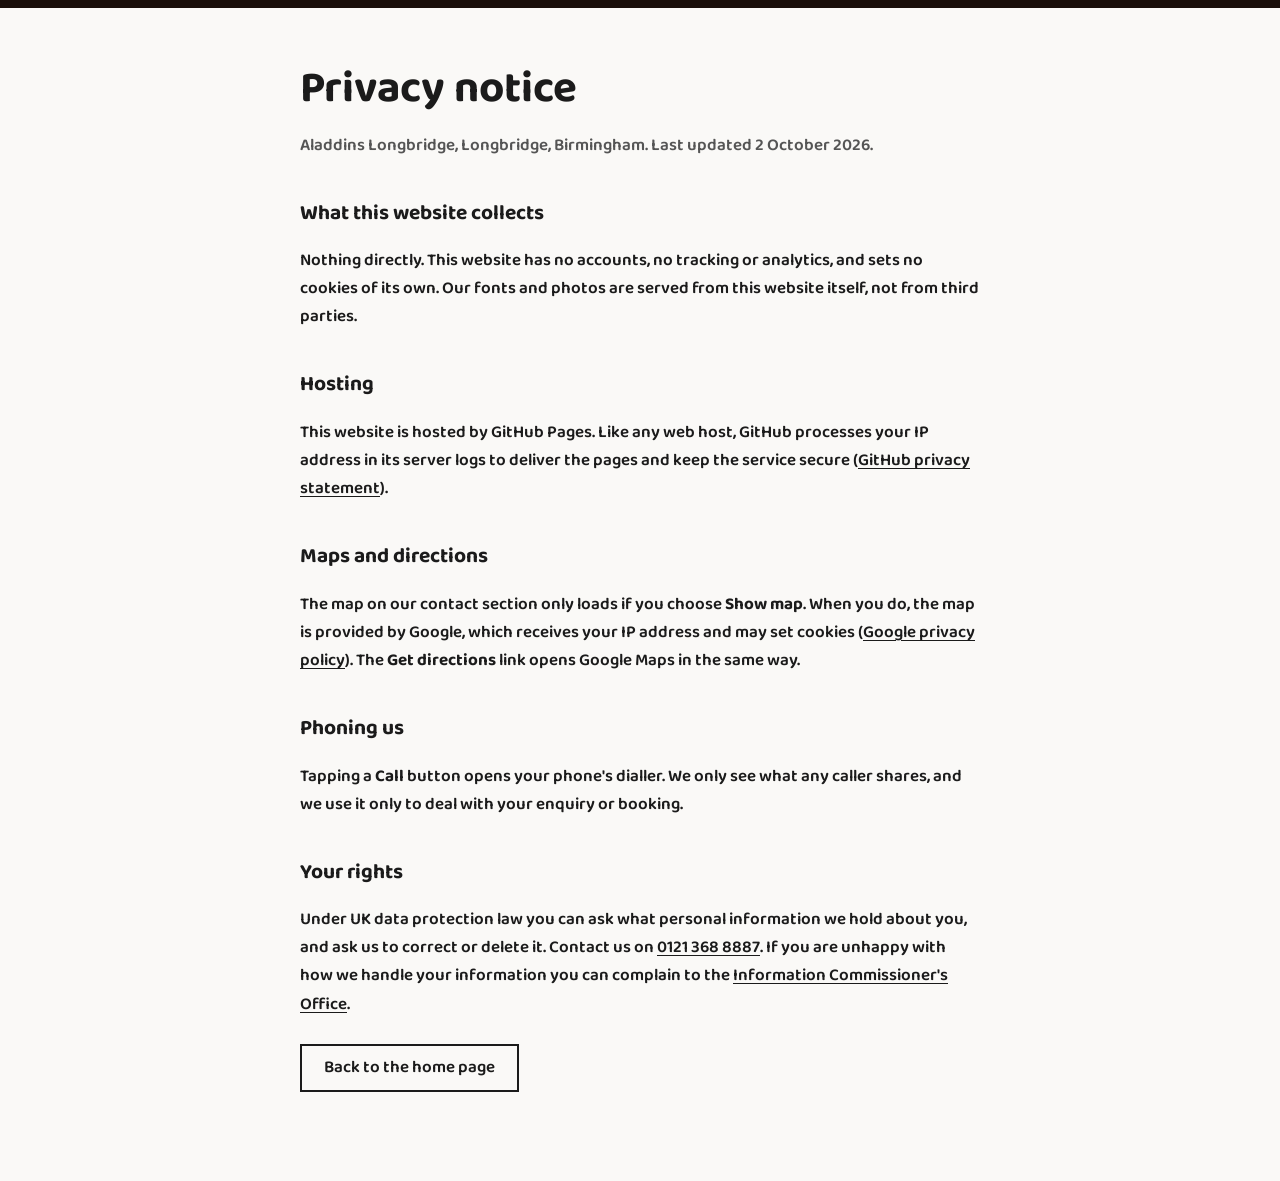
<file: privacy.html>
<!DOCTYPE html>
<html lang="en-GB">
<head>
<meta charset="UTF-8" />
<meta name="viewport" content="width=device-width, initial-scale=1.0" />
<meta http-equiv="Content-Security-Policy" content="default-src 'self'; script-src 'self' 'sha256-gAIMlo4uHwea7LDSu/hGhLXHg8Iu/WQoVQvXGVLwabA='; style-src 'self' 'sha256-sMKJxujAoTiDGNsH9uwAvaXl00OQ5DPFk6ln0ClKQI0='; img-src 'self' data:; font-src 'self'; frame-src 'none'; connect-src 'self'; form-action 'self'; base-uri 'self'; object-src 'none'; upgrade-insecure-requests" />
<meta name="referrer" content="strict-origin-when-cross-origin" />
<script>if (window.top !== window.self) { try { window.top.location.replace(window.self.location.href); } catch (e) { document.documentElement.hidden = true; } }</script>
<title>Privacy notice | Aladdins Longbridge</title>

<link rel="icon" href="data:image/svg+xml,%3Csvg xmlns='http://www.w3.org/2000/svg' viewBox='0 0 64 64'%3E%3Crect width='64' height='64' rx='14' fill='%231a0f0a'/%3E%3Ctext x='32' y='46' font-size='42' font-weight='800' font-family='Arial,sans-serif' text-anchor='middle' fill='%23f4a300'%3EA%3C/text%3E%3C/svg%3E" />
<meta name="theme-color" content="#1a0f0a" />
<link rel="stylesheet" href="fonts/fonts.css" />
<style>
  :root{--accent:#1a0f0a; --ink:#1b1b1b; --muted:#555; --paper:#faf9f7;}
  *{box-sizing:border-box;}
  body{margin:0; background:var(--paper); color:var(--ink); font:400 17px/1.65 'Baloo 2',system-ui,sans-serif; border-top:8px solid var(--accent);}
  main{max-width:720px; margin:0 auto; padding:56px 20px 72px;}
  h1{font-size:clamp(30px,6vw,44px); line-height:1.15; margin:0 0 12px;}
  h2{font-size:21px; margin:36px 0 8px;}
  .lede{color:var(--muted); margin-bottom:28px;}
  a{color:var(--ink); text-decoration:underline; text-underline-offset:3px;}
  a:focus-visible{outline:3px solid var(--ink); outline-offset:3px;}
  .btn{display:inline-flex; align-items:center; min-height:48px; padding:0 22px; margin:8px 10px 0 0; border:2px solid var(--ink); font-weight:600; text-decoration:none;}
  .btn--solid{background:var(--ink); color:var(--paper);}
</style>
</head>
<body>
<main>
<!-- PLACEHOLDER: business owner to review this notice before publishing -->
<h1>Privacy notice</h1>
<p class="lede">Aladdins Longbridge, Longbridge, Birmingham. Last updated 2 October 2026.</p>
<h2>What this website collects</h2>
<p>Nothing directly. This website has no accounts, no tracking or analytics, and sets no cookies of its own. Our fonts and photos are served from this website itself, not from third parties.</p>

<h2>Hosting</h2>
<p>This website is hosted by GitHub Pages. Like any web host, GitHub processes your IP address in its server logs to deliver the pages and keep the service secure (<a href="https://docs.github.com/en/site-policy/privacy-policies/github-general-privacy-statement">GitHub privacy statement</a>).</p>
<h2>Maps and directions</h2>
<p>The map on our contact section only loads if you choose <strong>Show map</strong>. When you do, the map is provided by Google, which receives your IP address and may set cookies (<a href="https://policies.google.com/privacy">Google privacy policy</a>). The <strong>Get directions</strong> link opens Google Maps in the same way.</p>
<h2>Phoning us</h2>
<p>Tapping a <strong>Call</strong> button opens your phone's dialler. We only see what any caller shares, and we use it only to deal with your enquiry or booking.</p>
<h2>Your rights</h2>
<p>Under UK data protection law you can ask what personal information we hold about you, and ask us to correct or delete it. Contact us on <a href="tel:+441213688887">0121 368 8887</a>. If you are unhappy with how we handle your information you can complain to the <a href="https://ico.org.uk/make-a-complaint/">Information Commissioner's Office</a>.</p>
<!-- /PLACEHOLDER -->
<p><a class="btn" href="./">Back to the home page</a></p>
</main>
</body>
</html>
</file>
<file: fonts/fonts.css>
/* Self-hosted Google Fonts (latin subset), downloaded 2026-10-02. */
@font-face {
  font-family: 'Baloo 2';
  font-style: normal;
  font-weight: 600;
  font-display: swap;
  src: url(wXKrE3kTposypRyd51jcAA.woff2) format('woff2');
  unicode-range: U+0000-00FF, U+0131, U+0152-0153, U+02BB-02BC, U+02C6, U+02DA, U+02DC, U+0304, U+0308, U+0329, U+2000-206F, U+20AC, U+2122, U+2191, U+2193, U+2212, U+2215, U+FEFF, U+FFFD;
}
@font-face {
  font-family: 'Baloo 2';
  font-style: normal;
  font-weight: 700;
  font-display: swap;
  src: url(wXKrE3kTposypRyd51jcAA.woff2) format('woff2');
  unicode-range: U+0000-00FF, U+0131, U+0152-0153, U+02BB-02BC, U+02C6, U+02DA, U+02DC, U+0304, U+0308, U+0329, U+2000-206F, U+20AC, U+2122, U+2191, U+2193, U+2212, U+2215, U+FEFF, U+FFFD;
}
@font-face {
  font-family: 'Baloo 2';
  font-style: normal;
  font-weight: 800;
  font-display: swap;
  src: url(wXKrE3kTposypRyd51jcAA.woff2) format('woff2');
  unicode-range: U+0000-00FF, U+0131, U+0152-0153, U+02BB-02BC, U+02C6, U+02DA, U+02DC, U+0304, U+0308, U+0329, U+2000-206F, U+20AC, U+2122, U+2191, U+2193, U+2212, U+2215, U+FEFF, U+FFFD;
}
@font-face {
  font-family: 'Nunito';
  font-style: normal;
  font-weight: 400;
  font-display: swap;
  src: url(XRXV3I6Li01BKofINeaB.woff2) format('woff2');
  unicode-range: U+0000-00FF, U+0131, U+0152-0153, U+02BB-02BC, U+02C6, U+02DA, U+02DC, U+0304, U+0308, U+0329, U+2000-206F, U+20AC, U+2122, U+2191, U+2193, U+2212, U+2215, U+FEFF, U+FFFD;
}
@font-face {
  font-family: 'Nunito';
  font-style: normal;
  font-weight: 500;
  font-display: swap;
  src: url(XRXV3I6Li01BKofINeaB.woff2) format('woff2');
  unicode-range: U+0000-00FF, U+0131, U+0152-0153, U+02BB-02BC, U+02C6, U+02DA, U+02DC, U+0304, U+0308, U+0329, U+2000-206F, U+20AC, U+2122, U+2191, U+2193, U+2212, U+2215, U+FEFF, U+FFFD;
}
@font-face {
  font-family: 'Nunito';
  font-style: normal;
  font-weight: 600;
  font-display: swap;
  src: url(XRXV3I6Li01BKofINeaB.woff2) format('woff2');
  unicode-range: U+0000-00FF, U+0131, U+0152-0153, U+02BB-02BC, U+02C6, U+02DA, U+02DC, U+0304, U+0308, U+0329, U+2000-206F, U+20AC, U+2122, U+2191, U+2193, U+2212, U+2215, U+FEFF, U+FFFD;
}
@font-face {
  font-family: 'Nunito';
  font-style: normal;
  font-weight: 700;
  font-display: swap;
  src: url(XRXV3I6Li01BKofINeaB.woff2) format('woff2');
  unicode-range: U+0000-00FF, U+0131, U+0152-0153, U+02BB-02BC, U+02C6, U+02DA, U+02DC, U+0304, U+0308, U+0329, U+2000-206F, U+20AC, U+2122, U+2191, U+2193, U+2212, U+2215, U+FEFF, U+FFFD;
}
@font-face {
  font-family: 'Anton';
  font-style: normal;
  font-weight: 400;
  font-display: swap;
  src: url(anton-latin.woff2) format('woff2');
  unicode-range: U+0000-00FF, U+0131, U+0152-0153, U+02BB-02BC, U+02C6, U+02DA, U+02DC, U+0304, U+0308, U+0329, U+2000-206F, U+20AC, U+2122, U+2191, U+2193, U+2212, U+2215, U+FEFF, U+FFFD;
}
</file>
